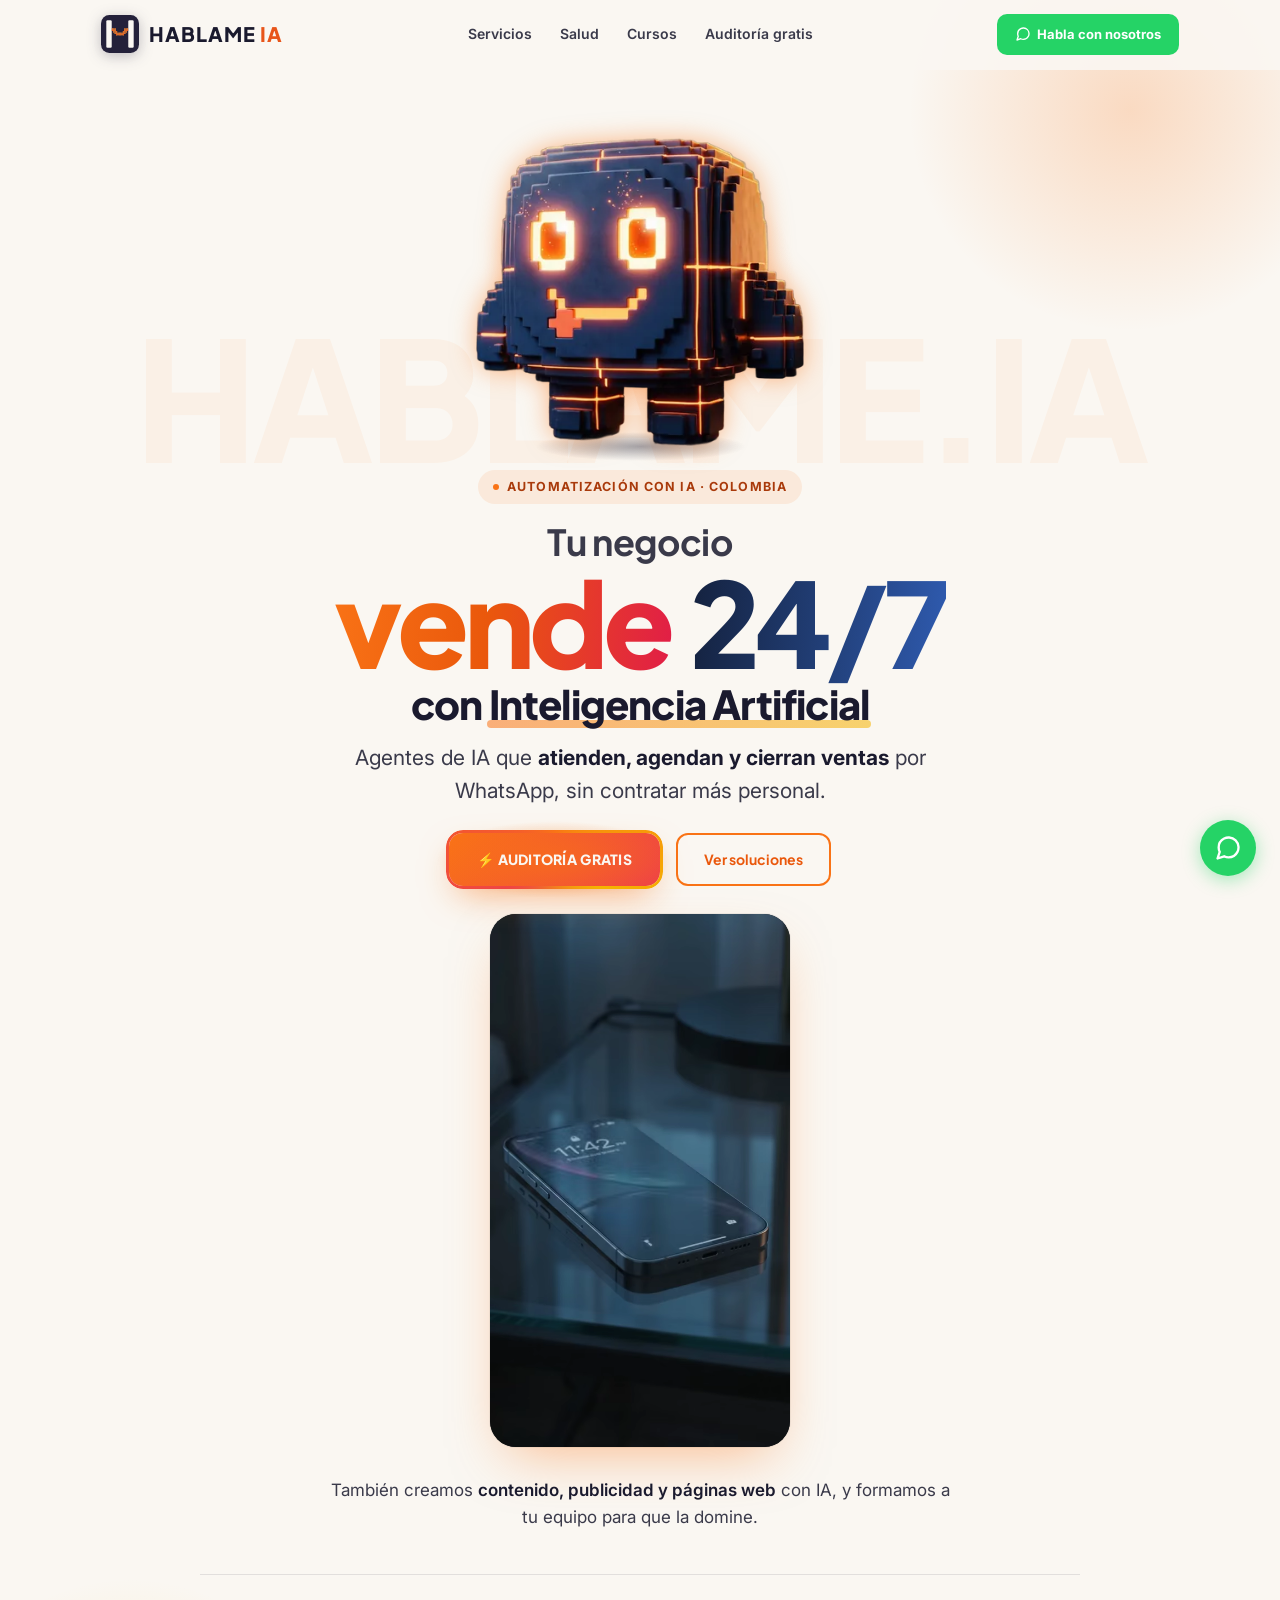
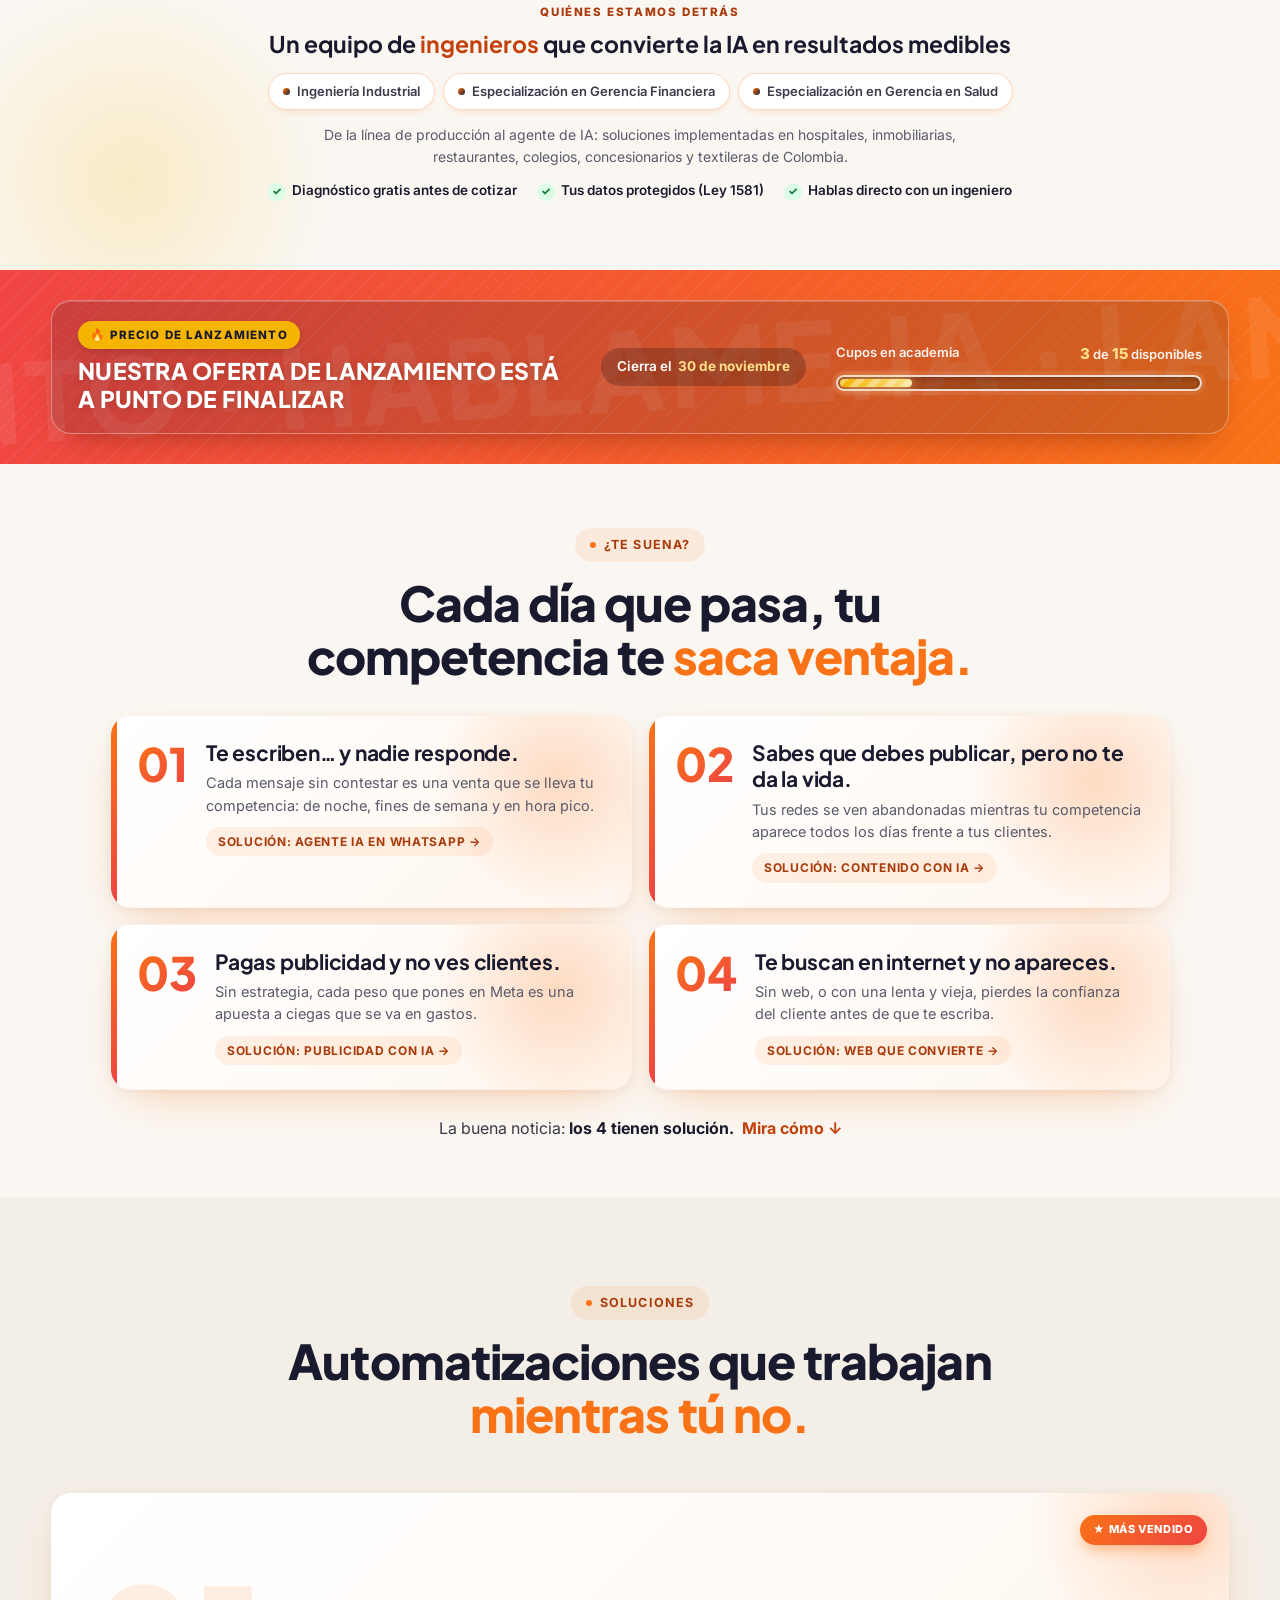
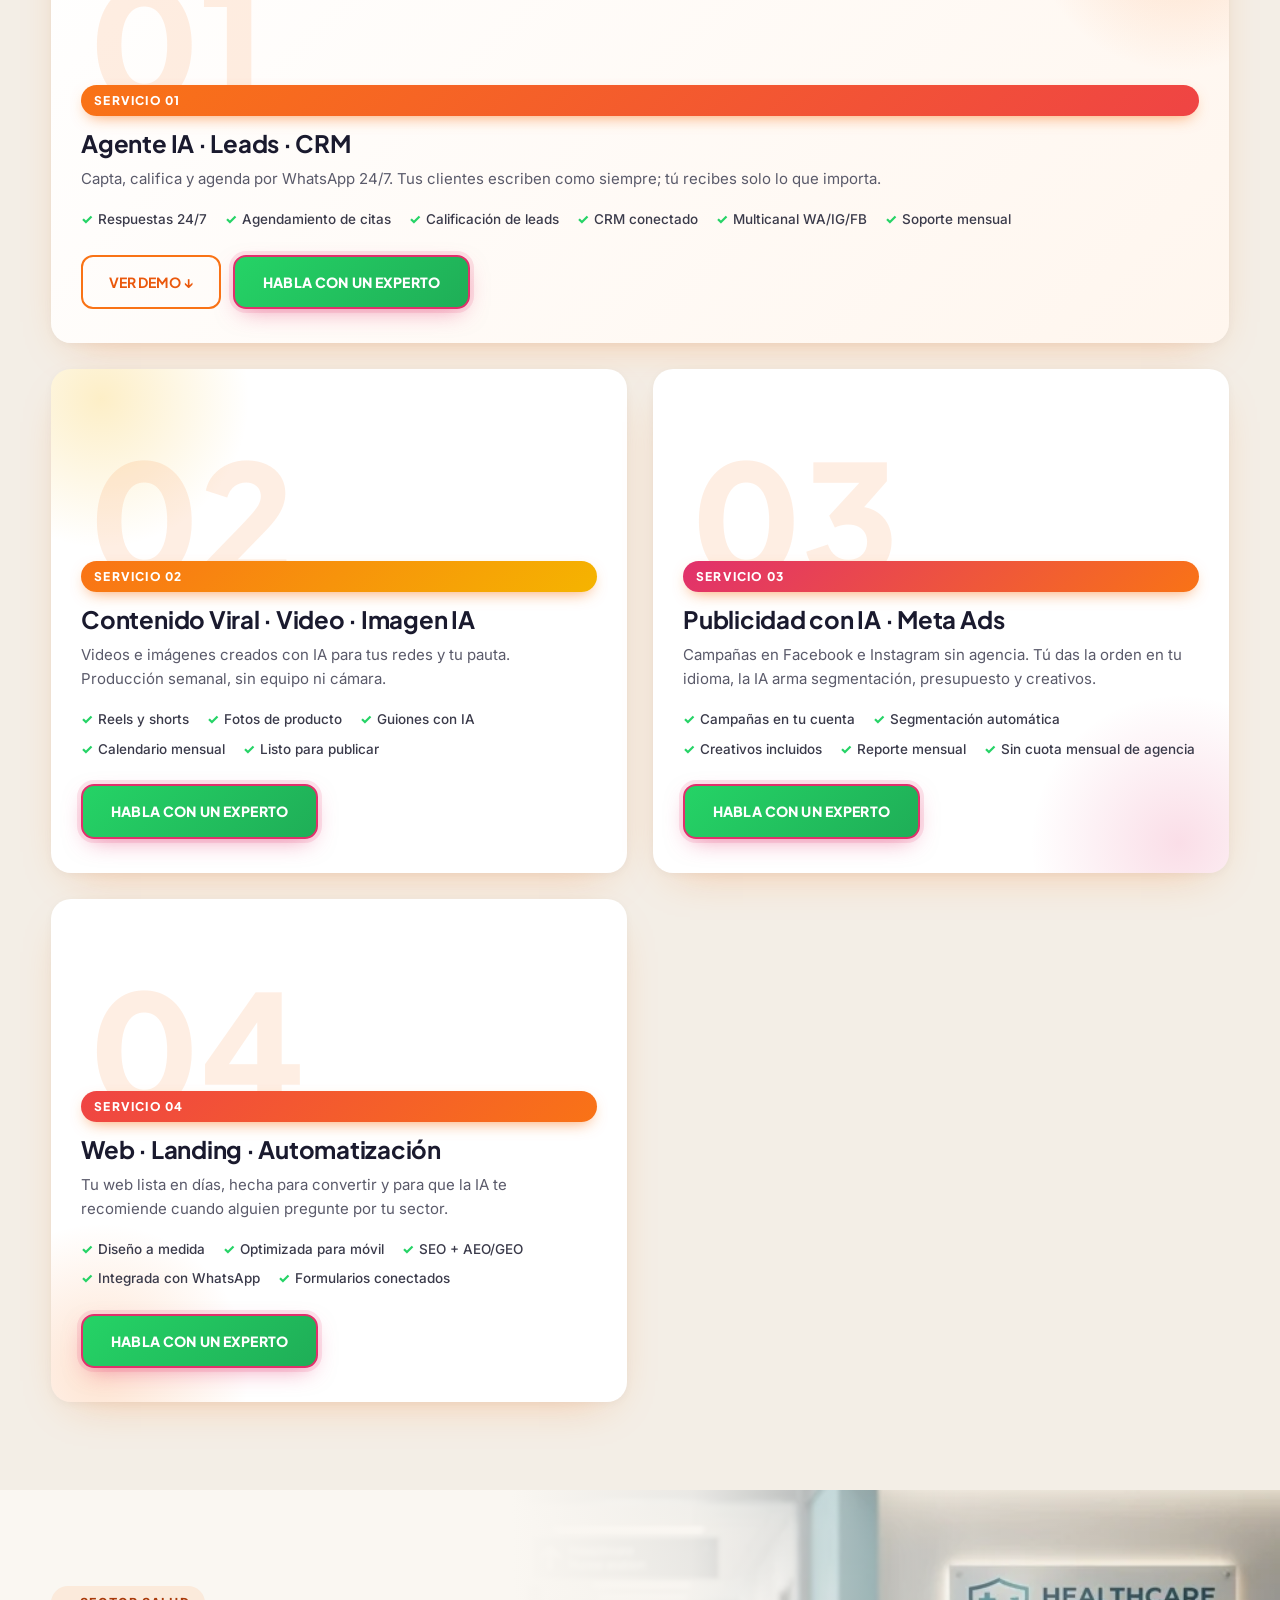
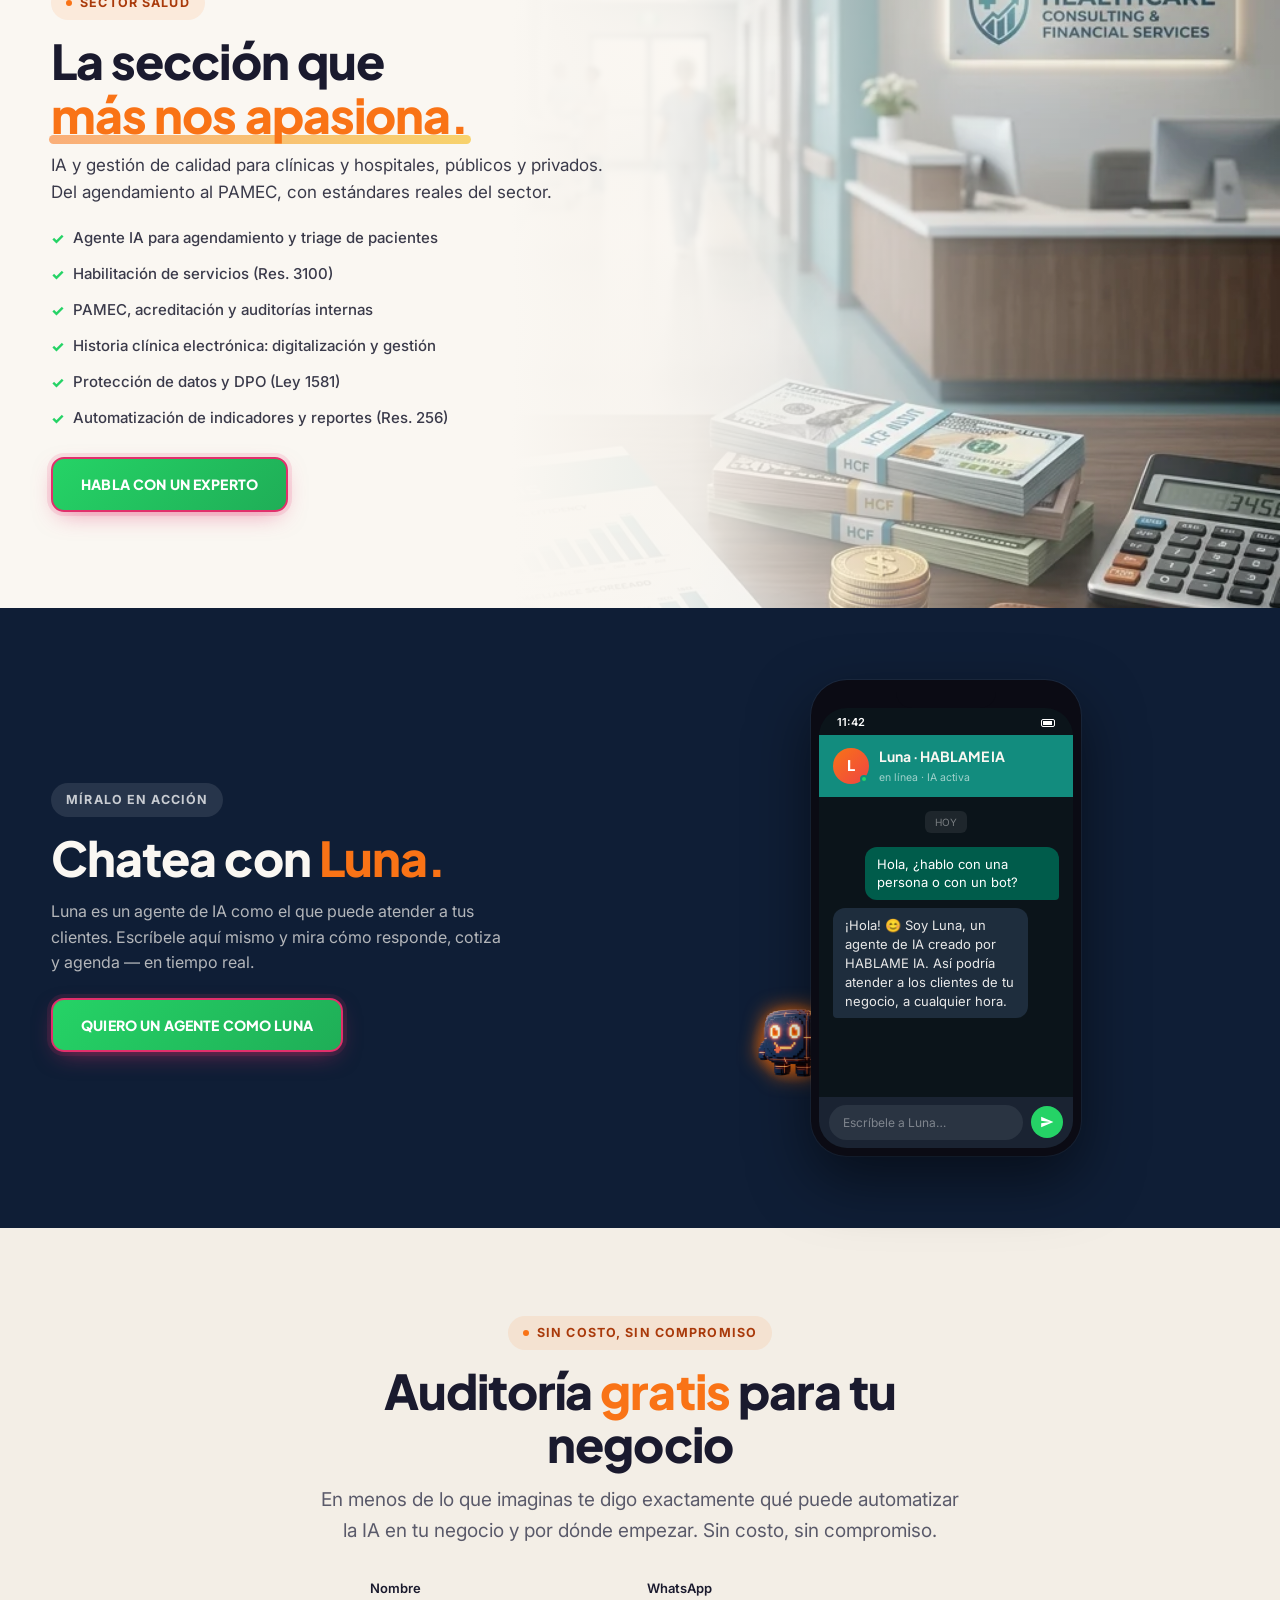
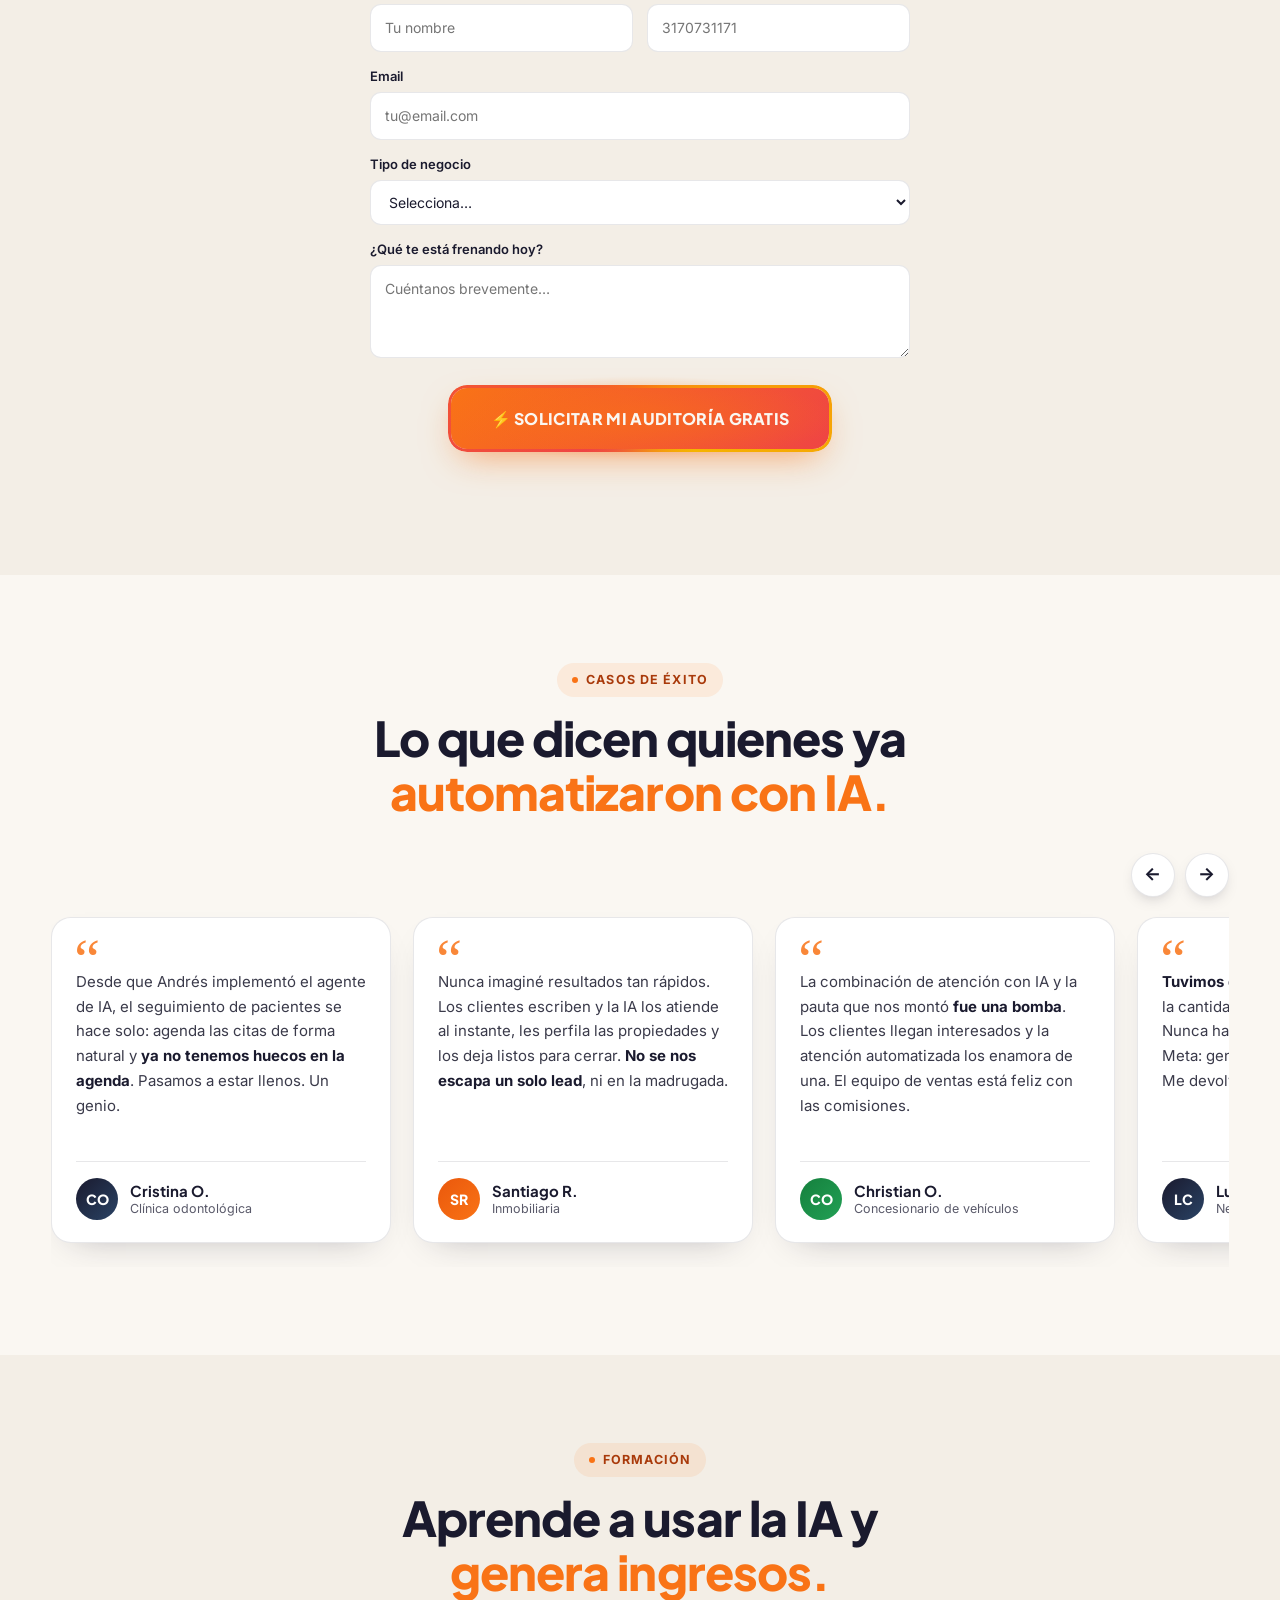
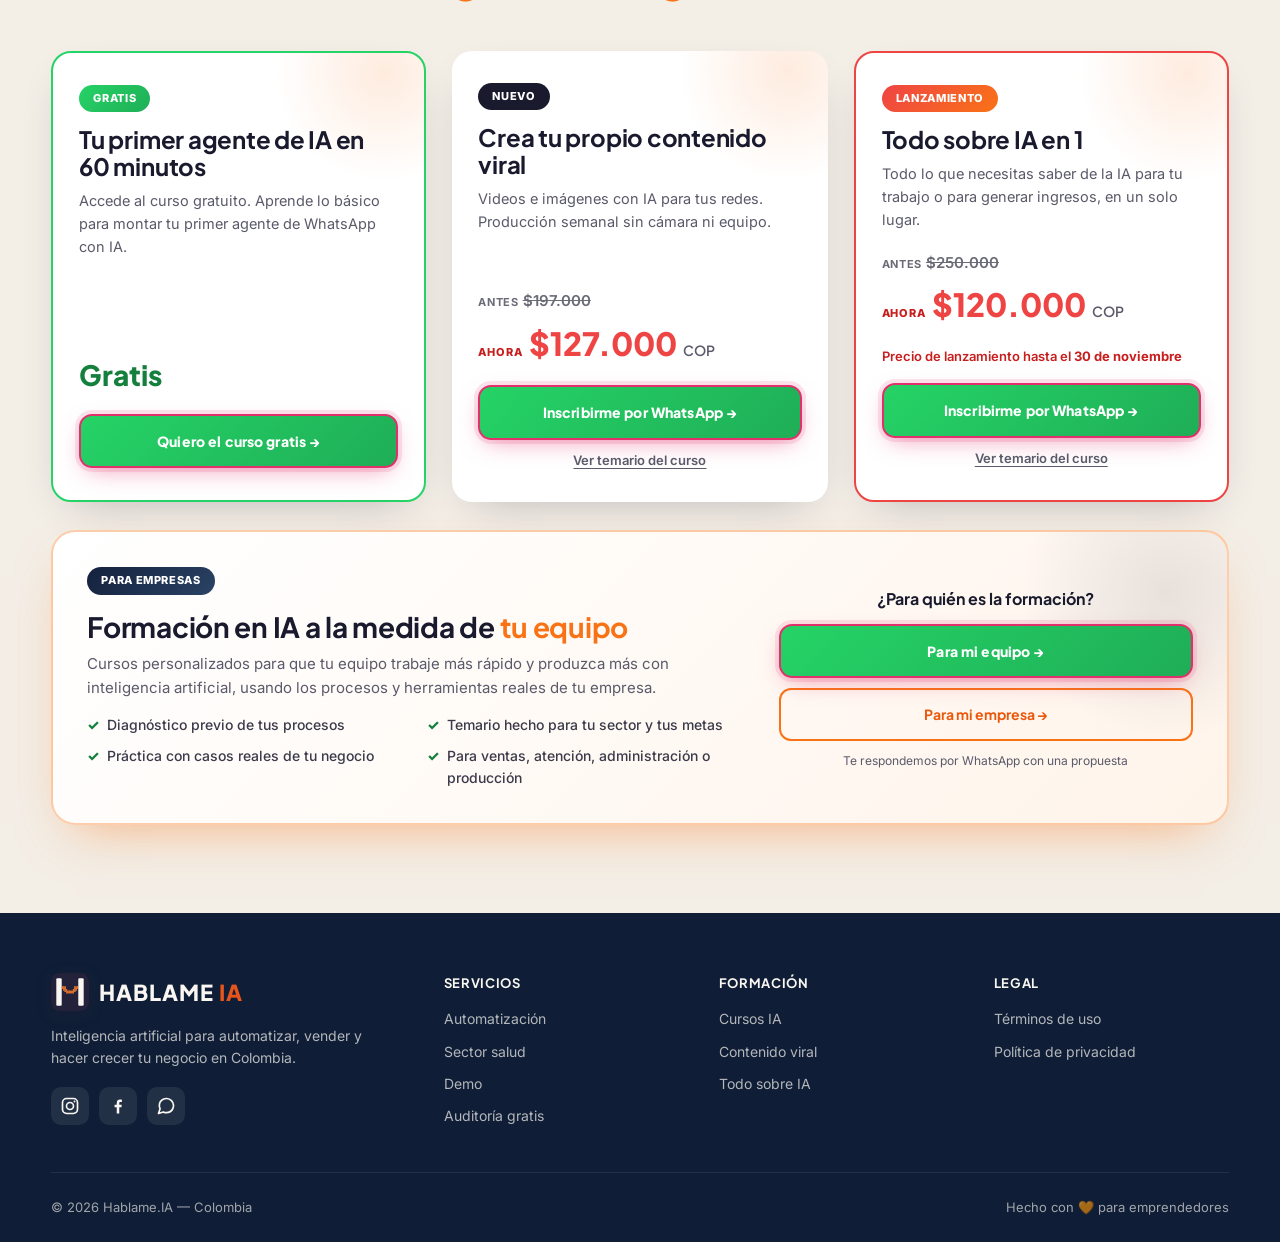
<file: index.html>
<!DOCTYPE html>
<html lang="es">
<head>
  <meta charset="UTF-8">
  <meta name="viewport" content="width=device-width, initial-scale=1">
  <link rel="icon" href="favicon.ico?v=4" sizes="any">
  <link rel="icon" type="image/png" href="favicon.png?v=4">
  <link rel="apple-touch-icon" href="apple-touch-icon.png?v=4">
  <title>Hablame.IA &mdash; Automatiza, vende y crece con Inteligencia Artificial | Colombia</title>
  <meta name="description" content="Automatizaciones, agentes de IA y soluciones para marketing, ventas, atenci&oacute;n al cliente y gesti&oacute;n interna. Adem&aacute;s, formaci&oacute;n pr&aacute;ctica en IA para equipos y emprendedores en Colombia.">
  <meta name="theme-color" content="#FAF7F2">
  <!-- Dirección oficial del sitio (para Google) -->
  <link rel="canonical" href="https://hablame-ia.com/">
  <!-- Vista previa al compartir el enlace (WhatsApp, Facebook, etc.) -->
  <meta property="og:title" content="Hablame.IA &mdash; Usa la IA para automatizar, vender y crecer">
  <meta property="og:description" content="Agentes de IA, contenido, publicidad y web + formaci&oacute;n pr&aacute;ctica en inteligencia artificial. Colombia.">
  <meta property="og:type" content="website">
  <meta property="og:locale" content="es_CO">
  <meta property="og:site_name" content="Hablame.IA">
  <meta property="og:url" content="https://hablame-ia.com/">
  <meta property="og:image" content="https://hablame-ia.com/assets/img/og-hablame-v4.jpg">
  <meta property="og:image:width" content="1200">
  <meta property="og:image:height" content="630">
  <meta property="og:image:alt" content="Mascota de Hablame.IA: tu negocio vende 24/7 con Inteligencia Artificial">
  <meta name="twitter:card" content="summary_large_image">
  <meta name="twitter:image" content="https://hablame-ia.com/assets/img/og-hablame-v4.jpg">
  <!-- Datos de la empresa para Google: nombre, logo, contacto y redes oficiales -->
  <script type="application/ld+json">
  {"@context":"https://schema.org","@type":"Organization","name":"Hablame IA","url":"https://hablame-ia.com/",
   "logo":"https://hablame-ia.com/assets/img/logo-hablame.svg",
   "sameAs":["https://www.instagram.com/hablame.ia/","https://www.facebook.com/hablame.ia"],
   "contactPoint":{"@type":"ContactPoint","telephone":"+57-317-073-1171","contactType":"customer service","areaServed":"CO","availableLanguage":"es"}}
  </script>

  <link rel="preconnect" href="https://fonts.googleapis.com">
  <link rel="preconnect" href="https://fonts.gstatic.com" crossorigin>
  <!-- Fuentes sin bloquear el pintado: se aplican al terminar de descargar -->
  <link rel="stylesheet" href="https://fonts.googleapis.com/css2?family=Plus+Jakarta+Sans:wght@500;600;700;800&family=Inter:wght@400;500;600;700&display=swap" media="print" onload="this.media='all'">
  <noscript><link rel="stylesheet" href="https://fonts.googleapis.com/css2?family=Plus+Jakarta+Sans:wght@500;600;700;800&family=Inter:wght@400;500;600;700&display=swap"></noscript>
  <link rel="stylesheet" href="styles.css">
</head>
<body>

<!-- ============ HEADER ============ -->
<header class="header" id="header">
  <div class="header-inner">
    <a href="#top" class="header-logo">
      <img class="header-logo-icon" src="assets/img/logo-hablame.svg" alt="" width="38" height="38">
      <span class="logo-word">HABLAME <span class="header-logo-ia">IA</span></span>
    </a>
    <nav class="header-nav">
      <a href="#empresas">Servicios</a>
      <a href="#salud">Salud</a>
      <a href="#formacion">Cursos</a>
      <a href="#auditoria">Auditor&iacute;a gratis</a>
    </nav>
    <a href="https://wa.me/573170731171?text=Hola%2C%20vengo%20de%20la%20web%20y%20quiero%20saber%20m%C3%A1s." target="_blank" rel="noopener" class="header-cta">
      <svg width="16" height="16" viewBox="0 0 24 24" fill="none" stroke="currentColor" stroke-width="2" stroke-linecap="round" stroke-linejoin="round"><path d="M21 11.5a8.38 8.38 0 0 1-.9 3.8 8.5 8.5 0 0 1-7.6 4.7 8.38 8.38 0 0 1-3.8-.9L3 21l1.9-5.7a8.38 8.38 0 0 1-.9-3.8 8.5 8.5 0 0 1 4.7-7.6 8.38 8.38 0 0 1 3.8-.9h.5a8.48 8.48 0 0 1 8 8v.5z"/></svg>
      Habla con nosotros
    </a>
    <button class="mobile-menu-btn" id="menuBtn" aria-label="Men&uacute;">
      <span></span><span></span><span></span>
    </button>
  </div>
</header>

<!-- Mobile nav -->
<div class="mobile-nav" id="mobileNav">
  <button class="mobile-nav-close" id="menuClose" aria-label="Cerrar">&times;</button>
  <a href="#empresas" class="mobile-nav-link">Servicios</a>
  <a href="#salud" class="mobile-nav-link">Salud</a>
  <a href="#formacion" class="mobile-nav-link">Cursos</a>
  <a href="#auditoria" class="mobile-nav-link">Auditor&iacute;a gratis</a>
  <a href="https://wa.me/573170731171?text=Hola%2C%20vengo%20de%20la%20web%20y%20quiero%20saber%20m%C3%A1s." target="_blank" rel="noopener" class="btn btn-wa" style="margin-top:12px;">Habla con nosotros</a>
</div>

<main>
<!-- ============ HERO ============ -->
<section class="hero" id="top">
  <div class="hero-watermark" aria-hidden="true">HABLAME.IA</div>
  <div class="hero-glow hero-glow--1" aria-hidden="true"></div>
  <div class="hero-glow hero-glow--2" aria-hidden="true"></div>

  <div class="container">
    <!-- MASCOTA (protagonista). Capas: escala por scroll > inclinación mouse > flotación -->
    <div class="mascota" id="mascota">
      <div class="mascota-tilt" id="mascotaTilt">
        <div class="mascota-float">
          <span class="mascota-glow" aria-hidden="true"></span>
          <picture class="mascota-pose is-on" data-pose="frente">
            <source type="image/webp" srcset="assets/img/mascota/mascota-frente-400.webp 400w, assets/img/mascota/mascota-frente-800.webp 800w" sizes="(max-width: 768px) 213px, 340px">
            <img src="assets/img/mascota/mascota-frente.png" alt="Mascota de Hablame.IA" width="800" height="752" fetchpriority="high">
          </picture>
          <picture class="mascota-pose" data-pose="arriba" aria-hidden="true">
            <source type="image/webp" data-srcset="assets/img/mascota/mascota-arriba-400.webp 400w, assets/img/mascota/mascota-arriba-800.webp 800w" sizes="(max-width: 768px) 213px, 340px">
            <img data-src="assets/img/mascota/mascota-arriba.png" alt="" width="800" height="752">
          </picture>
          <picture class="mascota-pose" data-pose="abajo" aria-hidden="true">
            <source type="image/webp" data-srcset="assets/img/mascota/mascota-abajo-400.webp 400w, assets/img/mascota/mascota-abajo-800.webp 800w" sizes="(max-width: 768px) 213px, 340px">
            <img data-src="assets/img/mascota/mascota-abajo.png" alt="" width="800" height="752">
          </picture>
        </div>
      </div>
      <span class="mascota-shadow" aria-hidden="true"></span>
    </div>

    <div class="kicker reveal"><span class="kicker-dot"></span>Automatizaci&oacute;n con IA &middot; Colombia</div>

    <!-- Titular corto orientado al resultado (3 niveles de tamaño/color) -->
    <h1 class="hero-title reveal">
      <span class="ht-pre">Tu negocio</span>
      <span class="ht-big"><span class="ht-grad">vende</span> <span class="ht-247">24/7</span></span>
      <span class="ht-post">con <span class="hl">Inteligencia Artificial</span></span>
    </h1>
    <p class="hero-sub reveal">Agentes de IA que <strong>atienden, agendan y cierran ventas</strong> por WhatsApp, sin contratar m&aacute;s personal.</p>

    <!-- BOTONES -->
    <div class="hero-buttons reveal">
      <a href="#auditoria" class="btn-star btn-star--sm">
        <span class="btn-star-shine"></span>
        <span class="btn-star-text">&#x26A1; AUDITOR&Iacute;A GRATIS</span>
      </a>
      <a href="#empresas" class="btn btn-outline">Ver soluciones</a>
    </div>

    <!-- VIDEO (se reproduce en bucle) -->
    <div class="hero-video reveal">
      <!-- El video se carga después de la página (main.js); mientras, se ve la portada -->
      <video autoplay muted loop playsinline preload="none" poster="assets/luna-poster.webp" width="540" height="960" aria-label="Demostraci&oacute;n de automatizaci&oacute;n con IA">
        <source data-src="assets/luna-demo.mp4" type="video/mp4">
        <source data-src="assets/luna-demo.webm" type="video/webm">
        <track kind="captions" srclang="es" label="Sin audio" src="assets/sin-audio.vtt">
      </video>
    </div>

    <!-- PÁRRAFO (corto) -->
    <p class="hero-lead reveal">
      Tambi&eacute;n creamos <strong>contenido, publicidad y p&aacute;ginas web</strong> con IA, y formamos a tu equipo para que la domine.
    </p>

    <!-- CONFIANZA: quiénes están detrás -->
    <div class="trust reveal">
      <p class="trust-label">Qui&eacute;nes estamos detr&aacute;s</p>
      <p class="trust-title">Un equipo de <strong>ingenieros</strong> que convierte la IA en resultados medibles</p>
      <ul class="trust-chips">
        <li>Ingenier&iacute;a Industrial</li>
        <li>Especializaci&oacute;n en Gerencia Financiera</li>
        <li>Especializaci&oacute;n en Gerencia en Salud</li>
      </ul>
      <p class="trust-line">De la l&iacute;nea de producci&oacute;n al agente de IA: soluciones implementadas en hospitales, inmobiliarias, restaurantes, colegios, concesionarios y textileras de Colombia.</p>
      <p class="trust-checks"><span>Diagn&oacute;stico gratis antes de cotizar</span><span>Tus datos protegidos (Ley 1581)</span><span>Hablas directo con un ingeniero</span></p>
    </div>
  </div>
</section>

<!-- ============ BANDA DE OFERTA ============ -->
<section class="offer" id="offerBand">
  <!-- Marca de agua de la franja (texto CSS, 0 KB) -->
  <span class="offer-watermark" aria-hidden="true">LANZAMIENTO &middot; HABLAME.IA &middot; LANZAMIENTO &middot; HABLAME.IA &middot; LANZAMIENTO &middot; HABLAME.IA &middot; LANZAMIENTO</span>
  <span class="offer-spark offer-spark--1" aria-hidden="true"></span>
  <span class="offer-spark offer-spark--2" aria-hidden="true"></span>
  <div class="container">
    <div class="offer-card">
      <div class="offer-head">
        <span class="offer-badge">&#x1F525; Precio de lanzamiento</span>
        <p class="offer-text">NUESTRA OFERTA DE LANZAMIENTO EST&Aacute; A PUNTO DE FINALIZAR</p>
      </div>
      <div class="offer-meta">
        <span class="offer-deadline">Cierra el <strong id="offerFecha">30 de noviembre</strong></span>
        <span class="offer-days" id="offerDays" hidden></span>
      </div>
      <div class="offer-cupos">
        <div class="offer-cupos-top"><span>Cupos en academia</span><span><strong id="cuposDisp">3</strong> de <strong id="cuposTotal">15</strong> disponibles</span></div>
        <span class="offer-bar" role="img" aria-label="Cupos disponibles"><span class="offer-bar-fill" id="cuposBarFill" style="width:20%;"></span></span>
      </div>
    </div>
  </div>
</section>

<!-- ============ DOLORES ============ -->
<section class="pains section">
  <div class="container">
    <div class="section-head reveal">
      <div class="kicker"><span class="kicker-dot"></span>&iquest;Te suena?</div>
      <h2>Cada d&iacute;a que pasa, tu competencia te <span class="hl">saca ventaja.</span></h2>
    </div>
    <div class="pains-grid">
      <div class="pain-card" data-pain>
        <div class="pain-num">01</div>
        <div class="pain-body">
          <h3>Te escriben&hellip; y nadie responde.</h3>
          <p>Cada mensaje sin contestar es una venta que se lleva tu competencia: de noche, fines de semana y en hora pico.</p>
          <a href="#empresas" class="pain-tag">Soluci&oacute;n: Agente IA en WhatsApp &rarr;</a>
        </div>
      </div>
      <div class="pain-card" data-pain>
        <div class="pain-num">02</div>
        <div class="pain-body">
          <h3>Sabes que debes publicar, pero no te da la vida.</h3>
          <p>Tus redes se ven abandonadas mientras tu competencia aparece todos los d&iacute;as frente a tus clientes.</p>
          <a href="#empresas" class="pain-tag">Soluci&oacute;n: Contenido con IA &rarr;</a>
        </div>
      </div>
      <div class="pain-card" data-pain>
        <div class="pain-num">03</div>
        <div class="pain-body">
          <h3>Pagas publicidad y no ves clientes.</h3>
          <p>Sin estrategia, cada peso que pones en Meta es una apuesta a ciegas que se va en gastos.</p>
          <a href="#empresas" class="pain-tag">Soluci&oacute;n: Publicidad con IA &rarr;</a>
        </div>
      </div>
      <div class="pain-card" data-pain>
        <div class="pain-num">04</div>
        <div class="pain-body">
          <h3>Te buscan en internet y no apareces.</h3>
          <p>Sin web, o con una lenta y vieja, pierdes la confianza del cliente antes de que te escriba.</p>
          <a href="#empresas" class="pain-tag">Soluci&oacute;n: Web que convierte &rarr;</a>
        </div>
      </div>
    </div>
    <p class="pains-close reveal">La buena noticia: <strong>los 4 tienen soluci&oacute;n.</strong> <a href="#empresas">Mira c&oacute;mo &darr;</a></p>
  </div>
</section>

<!-- ============ SERVICIOS ============ -->
<section class="services section" id="empresas">
  <div class="container">
    <div class="section-head reveal">
      <div class="kicker"><span class="kicker-dot"></span>Soluciones</div>
      <h2>Automatizaciones que trabajan <span class="hl">mientras t&uacute; no.</span></h2>
    </div>

    <div class="services-grid" id="servicesGrid">

      <!-- SERVICIO 1 — FEATURED -->
      <div class="svc-card svc-card--featured reveal">
        <div class="svc-card-badge">&#x2605; M&aacute;s vendido</div>
        <div class="svc-watermark" aria-hidden="true">01</div>
        <div class="svc-card-num">SERVICIO 01</div>
        <h3>Agente IA &middot; Leads &middot; CRM</h3>
        <p>Capta, califica y agenda por WhatsApp 24/7. Tus clientes escriben como siempre; t&uacute; recibes solo lo que importa.</p>
        <div class="svc-checks">
          <span>Respuestas 24/7</span>
          <span>Agendamiento de citas</span>
          <span>Calificaci&oacute;n de leads</span>
          <span>CRM conectado</span>
          <span>Multicanal WA/IG/FB</span>
          <span>Soporte mensual</span>
        </div>
        <div class="svc-card-actions">
          <a href="#demo-section" class="btn btn-outline">VER DEMO &darr;</a>
          <a href="https://wa.me/573170731171?text=Hola%2C%20quiero%20saber%20m%C3%A1s%20del%20Agente%20IA%20con%20CRM." aria-label="Habla con un experto sobre el Agente de IA" target="_blank" rel="noopener" class="btn-expert">HABLA CON UN EXPERTO</a>
        </div>
      </div>

      <!-- SERVICIO 2 -->
      <div class="svc-card reveal">
        <div class="svc-watermark" aria-hidden="true">02</div>
        <div class="svc-card-num">SERVICIO 02</div>
        <h3>Contenido Viral &middot; Video &middot; Imagen IA</h3>
        <p>Videos e im&aacute;genes creados con IA para tus redes y tu pauta. Producci&oacute;n semanal, sin equipo ni c&aacute;mara.</p>
        <div class="svc-checks">
          <span>Reels y shorts</span>
          <span>Fotos de producto</span>
          <span>Guiones con IA</span>
          <span>Calendario mensual</span>
          <span>Listo para publicar</span>
        </div>
        <div class="svc-card-actions">
          <a href="https://wa.me/573170731171?text=Hola%2C%20me%20interesa%20el%20servicio%20de%20contenido%20viral%20con%20IA." aria-label="Habla con un experto sobre contenido viral con IA" target="_blank" rel="noopener" class="btn-expert">HABLA CON UN EXPERTO</a>
        </div>
      </div>

      <!-- SERVICIO 3 -->
      <div class="svc-card reveal">
        <div class="svc-watermark" aria-hidden="true">03</div>
        <div class="svc-card-num">SERVICIO 03</div>
        <h3>Publicidad con IA &middot; Meta Ads</h3>
        <p>Campa&ntilde;as en Facebook e Instagram sin agencia. T&uacute; das la orden en tu idioma, la IA arma segmentaci&oacute;n, presupuesto y creativos.</p>
        <div class="svc-checks">
          <span>Campa&ntilde;as en tu cuenta</span>
          <span>Segmentaci&oacute;n autom&aacute;tica</span>
          <span>Creativos incluidos</span>
          <span>Reporte mensual</span>
          <span>Sin cuota mensual de agencia</span>
        </div>
        <div class="svc-card-actions">
          <a href="https://wa.me/573170731171?text=Hola%2C%20me%20interesa%20la%20publicidad%20con%20IA%20en%20Meta%20Ads." aria-label="Habla con un experto sobre publicidad con IA" target="_blank" rel="noopener" class="btn-expert">HABLA CON UN EXPERTO</a>
        </div>
      </div>

      <!-- SERVICIO 4 -->
      <div class="svc-card reveal">
        <div class="svc-watermark" aria-hidden="true">04</div>
        <div class="svc-card-num">SERVICIO 04</div>
        <h3>Web &middot; Landing &middot; Automatizaci&oacute;n</h3>
        <p>Tu web lista en d&iacute;as, hecha para convertir y para que la IA te recomiende cuando alguien pregunte por tu sector.</p>
        <div class="svc-checks">
          <span>Dise&ntilde;o a medida</span>
          <span>Optimizada para m&oacute;vil</span>
          <span>SEO + AEO/GEO</span>
          <span>Integrada con WhatsApp</span>
          <span>Formularios conectados</span>
        </div>
        <div class="svc-card-actions">
          <a href="https://wa.me/573170731171?text=Hola%2C%20necesito%20una%20web%20o%20landing%20para%20mi%20negocio." aria-label="Habla con un experto sobre tu web o landing" target="_blank" rel="noopener" class="btn-expert">HABLA CON UN EXPERTO</a>
        </div>
      </div>

    </div>
  </div>
</section>

<!-- ============ SALUD ============ -->
<section class="salud" id="salud">
  <div class="salud-media" aria-hidden="true">
    <img src="assets/hospital.webp" alt="" loading="lazy" width="1024" height="1024">
    <span class="salud-fade"></span>
  </div>
  <div class="container">
    <div class="salud-content reveal">
      <div class="kicker"><span class="kicker-dot"></span>Sector salud</div>
      <h2>La secci&oacute;n que <span class="hl">m&aacute;s nos apasiona.</span></h2>
      <p class="salud-lead">IA y gesti&oacute;n de calidad para cl&iacute;nicas y hospitales, p&uacute;blicos y privados. Del agendamiento al PAMEC, con est&aacute;ndares reales del sector.</p>
      <div class="salud-checks">
        <span>Agente IA para agendamiento y triage de pacientes</span>
        <span>Habilitaci&oacute;n de servicios (Res. 3100)</span>
        <span>PAMEC, acreditaci&oacute;n y auditor&iacute;as internas</span>
        <span>Historia cl&iacute;nica electr&oacute;nica: digitalizaci&oacute;n y gesti&oacute;n</span>
        <span>Protecci&oacute;n de datos y DPO (Ley 1581)</span>
        <span>Automatizaci&oacute;n de indicadores y reportes (Res. 256)</span>
      </div>
      <a href="https://wa.me/573170731171?text=Hola%2C%20quiero%20hablar%20de%20soluciones%20para%20mi%20instituci%C3%B3n%20de%20salud." aria-label="Habla con un experto en soluciones para salud" target="_blank" rel="noopener" class="btn-expert">HABLA CON UN EXPERTO</a>
    </div>
  </div>
</section>

<!-- ============ MÍRALO EN ACCIÓN (ÚNICA SECCIÓN NEGRA) ============ -->
<section class="demo" id="demo-section">
  <div class="container">
    <div class="demo-grid">
      <div>
        <div class="kicker kicker--light reveal">M&iacute;ralo en acci&oacute;n</div>
        <h2 class="reveal">Chatea con <span class="hl">Luna.</span></h2>
        <p class="demo-lead reveal">Luna es un agente de IA como el que puede atender a tus clientes. Escr&iacute;bele aqu&iacute; mismo y mira c&oacute;mo responde, cotiza y agenda &mdash; en tiempo real.</p>
        <div class="reveal" style="margin-top:22px;">
          <a href="https://wa.me/573170731171?text=Hola%2C%20quiero%20un%20agente%20como%20Luna%20para%20mi%20negocio." target="_blank" rel="noopener" class="btn-expert">QUIERO UN AGENTE COMO LUNA</a>
        </div>
      </div>

      <!-- LUNA — DEMO INTERACTIVA -->
      <div class="demo-phone-wrap reveal">
        <div class="phone">
          <!-- Mascota pequeña asomada detrás del teléfono (reutiliza la imagen del hero, ya en caché) -->
          <div class="mascota-mini" aria-hidden="true">
            <span class="mascota-glow"></span>
            <picture>
              <source type="image/webp" srcset="assets/img/mascota/mascota-frente-400.webp 400w, assets/img/mascota/mascota-frente-800.webp 800w" sizes="(max-width: 768px) 213px, 340px">
              <img src="assets/img/mascota/mascota-frente.png" alt="" width="800" height="752" loading="lazy">
            </picture>
          </div>
          <div class="phone-notch"></div>
          <div class="phone-screen">
            <div class="phone-statusbar">
              <span>11:42</span>
              <span style="display:inline-flex;gap:5px;align-items:center;">
                <span style="display:inline-block;width:14px;height:8px;border:1px solid #fff;border-radius:2px;position:relative;"><span style="position:absolute;inset:1px;background:#fff;width:70%;"></span></span>
              </span>
            </div>
            <div class="phone-app-header">
              <div class="phone-app-avatar">L<span class="phone-app-avatar-online"></span></div>
              <div style="flex:1;">
                <div style="font-weight:700;font-size:14px;font-family:'Plus Jakarta Sans',sans-serif;">Luna &middot; HABLAME IA</div>
                <div style="font-size:10.5px;color:rgba(255,255,255,0.6);margin-top:2px;">en l&iacute;nea &middot; IA activa</div>
              </div>
            </div>
            <div class="phone-chat-body" id="chatBody">
              <div class="phone-chat-date">HOY</div>
              <div id="chatBubbles"></div>
            </div>
            <form class="phone-input-bar" id="lunaForm" autocomplete="off">
              <input class="phone-input-field" id="lunaInput" type="text" placeholder="Escr&iacute;bele a Luna&hellip;" aria-label="Escribe un mensaje a Luna">
              <button type="submit" class="phone-send-btn" aria-label="Enviar">
                <svg width="14" height="14" viewBox="0 0 24 24" fill="currentColor"><path d="M2 21l21-9L2 3v7l15 2-15 2v7z"/></svg>
              </button>
            </form>
          </div>
        </div>
      </div>
    </div>
  </div>
</section>

<!-- ============ AUDITORÍA GRATIS ============ -->
<section class="auditoria section" id="auditoria">
  <div class="container" style="max-width:640px;text-align:center;">
    <div class="section-head reveal" style="margin-bottom:0;">
      <div class="kicker"><span class="kicker-dot"></span>Sin costo, sin compromiso</div>
      <h2>Auditor&iacute;a <span class="hl">gratis</span> para tu negocio</h2>
      <p>En menos de lo que imaginas te digo exactamente qu&eacute; puede automatizar la IA en tu negocio y por d&oacute;nde empezar. Sin costo, sin compromiso.</p>
    </div>

    <form class="audit-form reveal" id="auditForm">
      <div class="audit-form-row">
        <div class="audit-field">
          <label for="audit-nombre">Nombre</label>
          <input type="text" id="audit-nombre" name="nombre" required placeholder="Tu nombre">
        </div>
        <div class="audit-field">
          <label for="audit-whatsapp">WhatsApp</label>
          <input type="tel" id="audit-whatsapp" name="whatsapp" required placeholder="3170731171">
        </div>
      </div>
      <div class="audit-field">
        <label for="audit-email">Email</label>
        <input type="email" id="audit-email" name="email" required placeholder="tu@email.com">
      </div>
      <div class="audit-field">
        <label for="audit-tipo">Tipo de negocio</label>
        <select id="audit-tipo" name="tipo_negocio" required>
          <option value="">Selecciona&hellip;</option>
          <option>Sal&oacute;n de belleza / est&eacute;tica</option>
          <option>Cl&iacute;nica / salud</option>
          <option>Inmobiliaria</option>
          <option>Restaurante / comida</option>
          <option>Tienda / retail</option>
          <option>Concesionario / autos</option>
          <option>Textil / confecciones</option>
          <option>Educaci&oacute;n / colegio</option>
          <option>Servicios profesionales</option>
          <option>Otro</option>
        </select>
      </div>
      <div class="audit-field">
        <label for="audit-freno">&iquest;Qu&eacute; te est&aacute; frenando hoy?</label>
        <textarea id="audit-freno" name="freno" rows="3" placeholder="Cu&eacute;ntanos brevemente&hellip;"></textarea>
      </div>
      <input type="text" name="website" style="display:none;" tabindex="-1" autocomplete="off">

      <div class="audit-btn-wrapper">
        <button type="submit" class="btn-star" id="auditBtn">
          <span class="btn-star-shine"></span>
          <span class="btn-star-text">&#x26A1; SOLICITAR MI AUDITOR&Iacute;A GRATIS</span>
        </button>
      </div>
      <div class="audit-msg" id="auditMsg"></div>
    </form>
  </div>
</section>

<!-- ============ CASOS DE ÉXITO ============ -->
<section class="testimonios section" id="casos">
  <div class="container">
    <div class="section-head reveal">
      <div class="kicker"><span class="kicker-dot"></span>Casos de &eacute;xito</div>
      <h2>Lo que dicen quienes ya <span class="hl">automatizaron con IA.</span></h2>
    </div>

    <div class="carousel-nav">
      <button type="button" class="carousel-btn" id="carPrev" aria-label="Testimonio anterior">&larr;</button>
      <button type="button" class="carousel-btn" id="carNext" aria-label="Siguiente testimonio">&rarr;</button>
    </div>
    <div class="carousel-track" id="carouselTrack">

      <figure class="testi">
        <blockquote class="testi-quote">Desde que Andr&eacute;s implement&oacute; el agente de IA, el seguimiento de pacientes se hace solo: agenda las citas de forma natural y <strong>ya no tenemos huecos en la agenda</strong>. Pasamos a estar llenos. Un genio.</blockquote>
        <figcaption class="testi-who"><span class="testi-av" aria-hidden="true">CO</span><span class="testi-id"><strong>Cristina O.</strong><span>Cl&iacute;nica odontol&oacute;gica</span></span></figcaption>
      </figure>

      <figure class="testi">
        <blockquote class="testi-quote">Nunca imagin&eacute; resultados tan r&aacute;pidos. Los clientes escriben y la IA los atiende al instante, les perfila las propiedades y los deja listos para cerrar. <strong>No se nos escapa un solo lead</strong>, ni en la madrugada.</blockquote>
        <figcaption class="testi-who"><span class="testi-av" aria-hidden="true">SR</span><span class="testi-id"><strong>Santiago R.</strong><span>Inmobiliaria</span></span></figcaption>
      </figure>

      <figure class="testi">
        <blockquote class="testi-quote">La combinaci&oacute;n de atenci&oacute;n con IA y la pauta que nos mont&oacute; <strong>fue una bomba</strong>. Los clientes llegan interesados y la atenci&oacute;n automatizada los enamora de una. El equipo de ventas est&aacute; feliz con las comisiones.</blockquote>
        <figcaption class="testi-who"><span class="testi-av" aria-hidden="true">CO</span><span class="testi-id"><strong>Christian O.</strong><span>Concesionario de veh&iacute;culos</span></span></figcaption>
      </figure>

      <figure class="testi">
        <blockquote class="testi-quote"><strong>Tuvimos que pausar la pauta un d&iacute;a</strong> por la cantidad de clientes que llegaron. Nunca hab&iacute;a visto resultados as&iacute; en Meta: gente interesada y bien perfilada. Me devolvi&oacute; la ilusi&oacute;n en el negocio.</blockquote>
        <figcaption class="testi-who"><span class="testi-av" aria-hidden="true">LC</span><span class="testi-id"><strong>Luz C.</strong><span>Negocio con pauta en Meta</span></span></figcaption>
      </figure>

      <figure class="testi">
        <blockquote class="testi-quote">Antes todo era manual y un caos. Con las automatizaciones que cre&oacute; para producci&oacute;n y contabilidad, la empresa funciona como un reloj. <strong>Redujimos errores a cero</strong> y todo cuadra a fin de mes. Por fin duermo tranquilo.</blockquote>
        <figcaption class="testi-who"><span class="testi-av" aria-hidden="true">FC</span><span class="testi-id"><strong>Fernando C.</strong><span>Empresa de producci&oacute;n</span></span></figcaption>
      </figure>

      <figure class="testi">
        <blockquote class="testi-quote">El software que nos cre&oacute; es una maravilla. Controlar a los vendedores y hacer seguimiento de clientes era un dolor de cabeza; <strong>ahora tengo todo en tiempo real</strong> en el celular. El equipo est&aacute; m&aacute;s motivado y las m&eacute;tricas, clar&iacute;simas.</blockquote>
        <figcaption class="testi-who"><span class="testi-av" aria-hidden="true">MG</span><span class="testi-id"><strong>Miguel G.</strong><span>Distribuci&oacute;n tienda a tienda</span></span></figcaption>
      </figure>

      <figure class="testi">
        <blockquote class="testi-quote">El sistema que desarroll&oacute; para el PAMEC y la auditor&iacute;a interna fue la pieza que nos faltaba. Organiz&oacute; todo de tal forma que <strong>recibir la certificaci&oacute;n ISO 9001 fue un proceso fluido</strong> y sin estr&eacute;s. La junta qued&oacute; feliz.</blockquote>
        <figcaption class="testi-who"><span class="testi-av" aria-hidden="true">SP</span><span class="testi-id"><strong>S. Pantoja</strong><span>Hospital &middot; Calidad y PAMEC</span></span></figcaption>
      </figure>

      <figure class="testi">
        <blockquote class="testi-quote">El nivel de exigencia era alt&iacute;simo, pero sus automatizaciones nos quitaron un peso enorme. Procesos que tomaban semanas ahora se hacen en segundos y con precisi&oacute;n absoluta. <strong>Logramos la acreditaci&oacute;n.</strong> Marc&oacute; un antes y un despu&eacute;s.</blockquote>
        <figcaption class="testi-who"><span class="testi-av" aria-hidden="true">AB</span><span class="testi-id"><strong>&Aacute;ngela B.</strong><span>Hospital &middot; Acreditaci&oacute;n</span></span></figcaption>
      </figure>

      <figure class="testi">
        <blockquote class="testi-quote">El nuevo sistema de call center es de otro mundo. Antes, gestionar quejas y reclamos era agotador; ahora <strong>la atenci&oacute;n es inmediata y trazable</strong>. Los usuarios se sienten escuchados y nosotros tenemos todo organizado.</blockquote>
        <figcaption class="testi-who"><span class="testi-av" aria-hidden="true">EA</span><span class="testi-id"><strong>Equipo de atenci&oacute;n</strong><span>Hospital &middot; Atenci&oacute;n al usuario</span></span></figcaption>
      </figure>

    </div>
  </div>
</section>

<!-- ============ FORMACIÓN ============ -->
<section class="courses section" id="formacion">
  <div class="container">
    <div class="section-head reveal">
      <div class="kicker"><span class="kicker-dot"></span>Formaci&oacute;n</div>
      <h2>Aprende a usar la IA y <span class="hl">genera ingresos.</span></h2>
    </div>

    <div class="courses-grid" id="coursesGrid">

      <!-- CURSO 1 — GRATIS -->
      <div class="course-card course-card--free reveal">
        <div class="course-badge course-badge--free">GRATIS</div>
        <h3>Tu primer agente de IA en 60 minutos</h3>
        <p>Accede al curso gratuito. Aprende lo b&aacute;sico para montar tu primer agente de WhatsApp con IA.</p>
        <div class="course-price-free">Gratis</div>
        <a href="https://wa.me/573170731171?text=Hola%2C%20quiero%20acceder%20al%20curso%20GRATIS%20%22Tu%20primer%20agente%20de%20IA%20en%2060%20minutos%22." target="_blank" rel="noopener" class="btn-expert btn-expert--full" aria-label="Pedir acceso gratis por WhatsApp al curso Tu primer agente de IA">Quiero el curso gratis &rarr;</a>
      </div>

      <!-- CURSO 2 — $127.000 -->
      <div class="course-card reveal">
        <div class="course-badge">NUEVO</div>
        <h3>Crea tu propio contenido viral</h3>
        <p>Videos e im&aacute;genes con IA para tus redes. Producci&oacute;n semanal sin c&aacute;mara ni equipo.</p>
        <div class="course-price">
          <span class="course-price-old"><span class="price-antes">Antes</span>$197.000</span>
          <span class="course-price-now"><span class="price-ahora">Ahora</span><span class="course-price-amount">$127.000 <span class="cur">COP</span></span></span>
        </div>
        <a href="https://wa.me/573170731171?text=Hola%2C%20quiero%20inscribirme%20en%20el%20curso%20%22Crea%20tu%20propio%20contenido%20viral%22%20%28%24127.000%29." target="_blank" rel="noopener" class="btn-expert btn-expert--full" aria-label="Inscribirme por WhatsApp en el curso Crea tu propio contenido viral">Inscribirme por WhatsApp &rarr;</a>
        <a href="curso-contenido-viral.html" class="course-more">Ver temario del curso</a>
      </div>

      <!-- CURSO 3 — LANZAMIENTO -->
      <div class="course-card course-card--countdown reveal">
        <div class="course-badge course-badge--promo">LANZAMIENTO</div>
        <h3>Todo sobre IA en 1</h3>
        <p>Todo lo que necesitas saber de la IA para tu trabajo o para generar ingresos, en un solo lugar.</p>
        <div class="course-price">
          <span class="course-price-old"><span class="price-antes">Antes</span>$250.000</span>
          <span class="course-price-now"><span class="price-ahora">Ahora</span><span class="course-price-amount">$120.000 <span class="cur">COP</span></span></span>
        </div>
        <div class="course-countdown">Precio de lanzamiento hasta el <strong id="countdownFecha">30 de noviembre</strong></div>
        <a href="https://wa.me/573170731171?text=Hola%2C%20quiero%20inscribirme%20en%20el%20curso%20%22Todo%20sobre%20IA%20en%201%22%20con%20el%20precio%20de%20lanzamiento%20%28%24120.000%29." target="_blank" rel="noopener" class="btn-expert btn-expert--full" aria-label="Inscribirme por WhatsApp en el curso Todo sobre IA en 1">Inscribirme por WhatsApp &rarr;</a>
        <a href="curso-todo-ia.html" class="course-more">Ver temario del curso</a>
      </div>

    </div>

    <!-- FORMACIÓN A LA MEDIDA: equipos y empresas -->
    <div class="course-team reveal">
      <div class="course-team-info">
        <div class="course-badge course-badge--team">PARA EMPRESAS</div>
        <h3>Formaci&oacute;n en IA a la medida de <span class="hl">tu equipo</span></h3>
        <p>Cursos personalizados para que tu equipo trabaje m&aacute;s r&aacute;pido y produzca m&aacute;s con inteligencia artificial, usando los procesos y herramientas reales de tu empresa.</p>
        <ul class="course-team-list">
          <li>Diagn&oacute;stico previo de tus procesos</li>
          <li>Temario hecho para tu sector y tus metas</li>
          <li>Pr&aacute;ctica con casos reales de tu negocio</li>
          <li>Para ventas, atenci&oacute;n, administraci&oacute;n o producci&oacute;n</li>
        </ul>
      </div>
      <div class="course-team-cta">
        <p class="course-team-ask">&iquest;Para qui&eacute;n es la formaci&oacute;n?</p>
        <a href="https://wa.me/573170731171?text=Hola%2C%20quiero%20un%20curso%20de%20IA%20personalizado%20para%20MI%20EQUIPO%20de%20trabajo%2C%20para%20mejorar%20la%20productividad." target="_blank" rel="noopener" class="btn-expert btn-expert--full" aria-label="Solicitar curso personalizado para mi equipo por WhatsApp">Para mi equipo &rarr;</a>
        <a href="https://wa.me/573170731171?text=Hola%2C%20quiero%20un%20programa%20de%20formaci%C3%B3n%20en%20IA%20personalizado%20para%20MI%20EMPRESA." target="_blank" rel="noopener" class="btn btn-outline course-team-btn2" aria-label="Solicitar formación personalizada para mi empresa por WhatsApp">Para mi empresa &rarr;</a>
        <span class="course-team-note">Te respondemos por WhatsApp con una propuesta</span>
      </div>
    </div>
  </div>
</section>

</main>

<!-- ============ FOOTER ============ -->
<footer class="footer">
  <div class="container">
    <div class="footer-grid">
      <div>
        <div class="header-logo" style="font-size:22px;color:#FAF7F2;">
          <img class="header-logo-icon" src="assets/img/logo-hablame.svg" alt="" width="38" height="38">
          <span class="logo-word">HABLAME <span class="header-logo-ia">IA</span></span>
        </div>
        <p style="margin:14px 0 0;font-size:14px;line-height:1.55;max-width:320px;">Inteligencia artificial para automatizar, vender y hacer crecer tu negocio en Colombia.</p>
        <div class="footer-socials">
          <a href="https://www.instagram.com/hablame.ia/" target="_blank" rel="noopener" class="footer-social" aria-label="Instagram de Hablame IA (@hablame.ia)" id="footerIG">
            <svg width="20" height="20" viewBox="0 0 24 24" fill="none" stroke="currentColor" stroke-width="2" aria-hidden="true"><rect x="3" y="3" width="18" height="18" rx="5"/><circle cx="12" cy="12" r="4.2"/><circle cx="17.4" cy="6.6" r="1.1" fill="currentColor" stroke="none"/></svg>
          </a>
          <a href="https://www.facebook.com/hablame.ia" target="_blank" rel="noopener" class="footer-social" aria-label="Facebook de Hablame IA" id="footerFB">
            <svg width="20" height="20" viewBox="0 0 24 24" fill="currentColor" aria-hidden="true"><path d="M13.5 21v-7.5h2.6l.4-3h-3V8.6c0-.9.3-1.5 1.6-1.5h1.6V4.4c-.3 0-1.2-.1-2.3-.1-2.3 0-3.9 1.4-3.9 4v2.2H7.9v3h2.6V21h3z"/></svg>
          </a>
          <a href="https://wa.me/573170731171" target="_blank" rel="noopener" class="footer-social" aria-label="WhatsApp de Hablame IA">
            <svg width="20" height="20" viewBox="0 0 24 24" fill="none" stroke="currentColor" stroke-width="2" stroke-linecap="round" stroke-linejoin="round" aria-hidden="true"><path d="M21 11.5a8.38 8.38 0 0 1-.9 3.8 8.5 8.5 0 0 1-7.6 4.7 8.38 8.38 0 0 1-3.8-.9L3 21l1.9-5.7a8.38 8.38 0 0 1-.9-3.8 8.5 8.5 0 0 1 4.7-7.6 8.38 8.38 0 0 1 3.8-.9h.5a8.48 8.48 0 0 1 8 8v.5z"/></svg>
          </a>
        </div>
      </div>
      <div>
        <div class="footer-heading">Servicios</div>
        <div class="footer-links">
          <a href="#empresas" class="footer-link">Automatizaci&oacute;n</a>
          <a href="#salud" class="footer-link">Sector salud</a>
          <a href="#demo-section" class="footer-link">Demo</a>
          <a href="#auditoria" class="footer-link">Auditor&iacute;a gratis</a>
        </div>
      </div>
      <div>
        <div class="footer-heading">Formaci&oacute;n</div>
        <div class="footer-links">
          <a href="#formacion" class="footer-link">Cursos IA</a>
          <a href="curso-contenido-viral.html" class="footer-link">Contenido viral</a>
          <a href="curso-todo-ia.html" class="footer-link">Todo sobre IA</a>
        </div>
      </div>
      <div>
        <div class="footer-heading">Legal</div>
        <div class="footer-links">
          <a href="terminos.html" class="footer-link">T&eacute;rminos de uso</a>
          <a href="privacidad.html" class="footer-link">Pol&iacute;tica de privacidad</a>
        </div>
      </div>
    </div>
    <div class="footer-bottom">
      <span>&copy; 2026 Hablame.IA &mdash; Colombia</span>
      <span>Hecho con &#x1F9E1; para emprendedores</span>
    </div>
  </div>
</footer>

<!-- FLOATING WA -->
<a href="https://wa.me/573170731171?text=Hola%2C%20vengo%20de%20la%20web%20y%20tengo%20una%20pregunta." target="_blank" rel="noopener" class="wa-float" id="waFloat" aria-label="WhatsApp">
  <span class="wa-float-label">&iquest;Preguntas?</span>
  <span class="wa-float-icon">
    <svg width="28" height="28" viewBox="0 0 24 24" fill="none" stroke="currentColor" stroke-width="2" stroke-linecap="round" stroke-linejoin="round"><path d="M21 11.5a8.38 8.38 0 0 1-.9 3.8 8.5 8.5 0 0 1-7.6 4.7 8.38 8.38 0 0 1-3.8-.9L3 21l1.9-5.7a8.38 8.38 0 0 1-.9-3.8 8.5 8.5 0 0 1 4.7-7.6 8.38 8.38 0 0 1 3.8-.9h.5a8.48 8.48 0 0 1 8 8v.5z"/></svg>
  </span>
</a>

<!-- Scripts -->
<script src="main.js"></script>
</body>
</html>
</file>
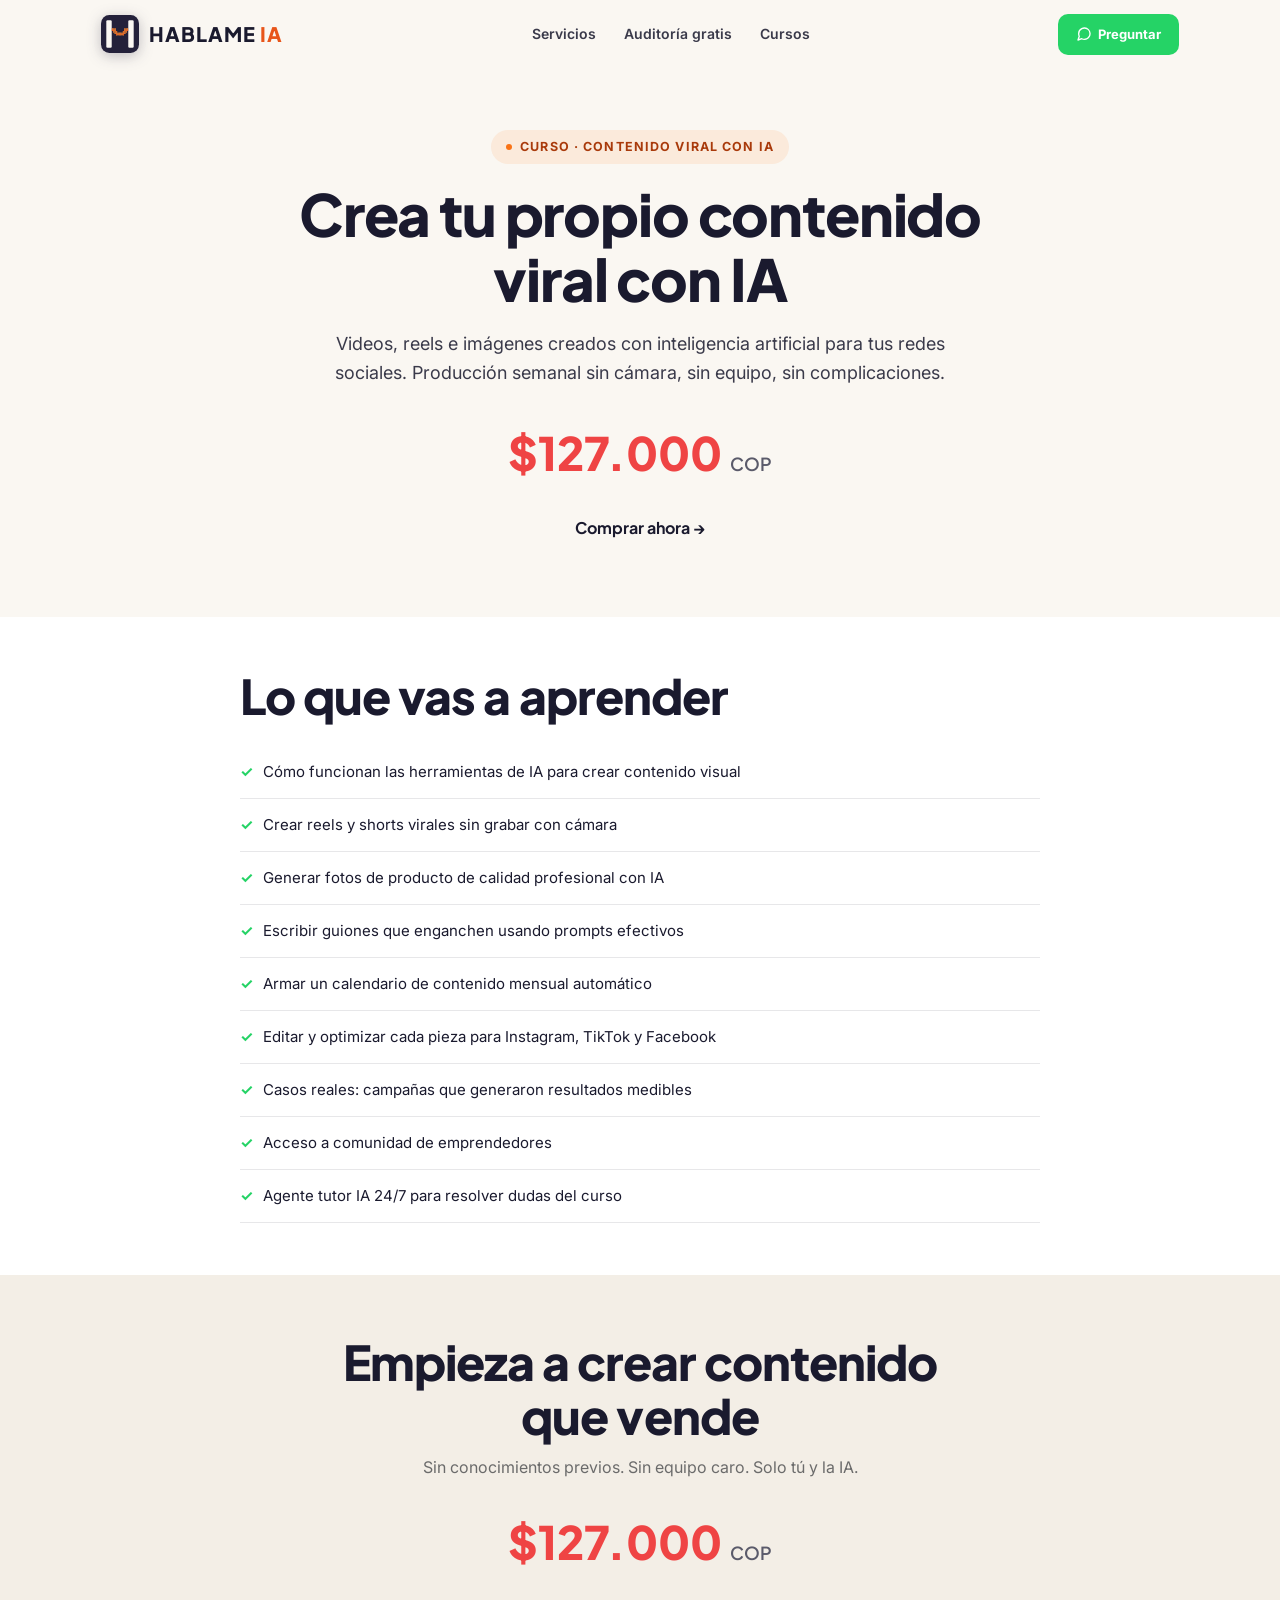
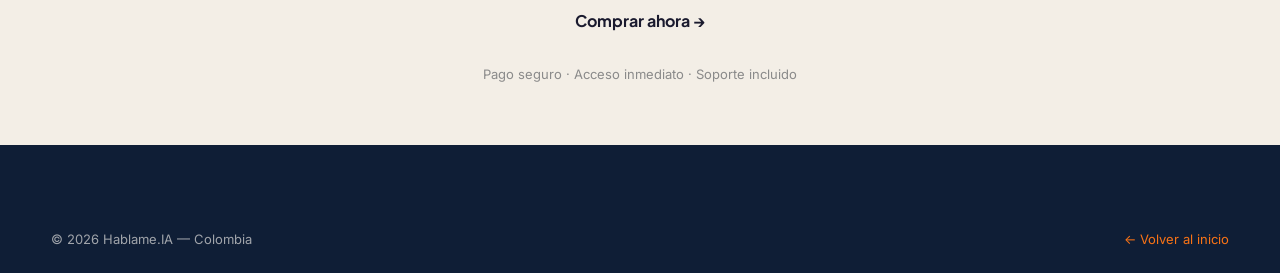
<file: curso-contenido-viral.html>
<!DOCTYPE html>
<html lang="es">
<head>
  <meta charset="UTF-8">
  <meta name="viewport" content="width=device-width, initial-scale=1">
  <link rel="icon" href="favicon.ico?v=4" sizes="any">
  <link rel="icon" type="image/png" href="favicon.png?v=4">
  <link rel="apple-touch-icon" href="apple-touch-icon.png?v=4">
  <title>Crea tu propio contenido viral con IA — Hablame.IA</title>
  <meta name="description" content="Aprende a crear videos, reels e imágenes con inteligencia artificial para tus redes sociales. Producción semanal sin cámara ni equipo.">
  <meta name="theme-color" content="#FAF7F2">
  <link rel="canonical" href="https://hablame-ia.com/curso-contenido-viral">
  <meta property="og:title" content="Crea tu propio contenido viral con IA — Hablame.IA">
  <meta property="og:description" content="Aprende a crear videos, reels e imágenes con IA para tus redes. Sin cámara ni equipo.">
  <meta property="og:type" content="website">
  <meta property="og:site_name" content="Hablame.IA">
  <meta property="og:url" content="https://hablame-ia.com/curso-contenido-viral">
  <meta property="og:image" content="https://hablame-ia.com/assets/img/og-hablame-v4.jpg">
  <meta property="og:image:width" content="1200">
  <meta property="og:image:height" content="630">
  <meta name="twitter:card" content="summary_large_image">
  <link rel="preconnect" href="https://fonts.googleapis.com">
  <link rel="preconnect" href="https://fonts.gstatic.com" crossorigin>
  <link rel="stylesheet" href="https://fonts.googleapis.com/css2?family=Plus+Jakarta+Sans:wght@500;600;700;800&family=Inter:wght@400;500;600;700&display=swap">
  <link rel="stylesheet" href="styles.css">
</head>
<body>

<!-- HEADER -->
<header class="header" id="header">
  <div class="header-inner">
    <a href="index.html" class="header-logo">
      <img class="header-logo-icon" src="assets/img/logo-hablame.svg" alt="" width="38" height="38">
      <span class="logo-word">HABLAME <span class="header-logo-ia">IA</span></span>
    </a>
    <nav class="header-nav">
      <a href="index.html#empresas">Servicios</a>
      <a href="index.html#auditoria">Auditor&iacute;a gratis</a>
      <a href="index.html#formacion">Cursos</a>
    </nav>
    <a href="https://wa.me/573170731171?text=Hola%2C%20quiero%20info%20del%20curso%20de%20contenido%20viral." target="_blank" rel="noopener" class="header-cta">
      <svg width="16" height="16" viewBox="0 0 24 24" fill="none" stroke="currentColor" stroke-width="2" stroke-linecap="round" stroke-linejoin="round"><path d="M21 11.5a8.38 8.38 0 0 1-.9 3.8 8.5 8.5 0 0 1-7.6 4.7 8.38 8.38 0 0 1-3.8-.9L3 21l1.9-5.7a8.38 8.38 0 0 1-.9-3.8 8.5 8.5 0 0 1 4.7-7.6 8.38 8.38 0 0 1 3.8-.9h.5a8.48 8.48 0 0 1 8 8v.5z"/></svg>
      Preguntar
    </a>
    <button class="mobile-menu-btn" id="menuBtn" aria-label="Men&uacute;">
      <span></span><span></span><span></span>
    </button>
  </div>
</header>

<!-- HERO -->
<section class="course-landing-hero">
  <div class="container" style="max-width:800px;">
    <div class="kicker" style="margin-bottom:18px;">
      <span class="kicker-dot"></span>
      Curso &middot; Contenido viral con IA
    </div>
    <h1>Crea tu propio contenido viral con IA</h1>
    <p>Videos, reels e im&aacute;genes creados con inteligencia artificial para tus redes sociales. Producci&oacute;n semanal sin c&aacute;mara, sin equipo, sin complicaciones.</p>
    <div style="margin-bottom:10px;">
      <span class="course-landing-price">$127.000 <span>COP</span></span>
    </div>
    <a href="https://wa.me/573170731171?text=Hola%2C%20quiero%20comprar%20el%20curso%20de%20contenido%20viral%20con%20IA." target="_blank" rel="noopener" class="btn btn-accent" style="font-size:16px;padding:16px 36px;">
      Comprar ahora &rarr;
    </a>
  </div>
</section>

<!-- CONTENIDO -->
<section class="course-landing-content">
  <div class="container">
    <h2 style="margin-bottom:24px;">Lo que vas a aprender</h2>
    <ul class="course-landing-modules">
      <li>C&oacute;mo funcionan las herramientas de IA para crear contenido visual</li>
      <li>Crear reels y shorts virales sin grabar con c&aacute;mara</li>
      <li>Generar fotos de producto de calidad profesional con IA</li>
      <li>Escribir guiones que enganchen usando prompts efectivos</li>
      <li>Armar un calendario de contenido mensual autom&aacute;tico</li>
      <li>Editar y optimizar cada pieza para Instagram, TikTok y Facebook</li>
      <li>Casos reales: campa&ntilde;as que generaron resultados medibles</li>
      <li>Acceso a comunidad de emprendedores</li>
      <li>Agente tutor IA 24/7 para resolver dudas del curso</li>
    </ul>
  </div>
</section>

<!-- CTA -->
<section class="course-landing-cta">
  <div class="container" style="max-width:600px;">
    <h2 style="margin-bottom:12px;">Empieza a crear contenido que vende</h2>
    <p style="color:#6B6B6B;margin-bottom:24px;">Sin conocimientos previos. Sin equipo caro. Solo t&uacute; y la IA.</p>
    <div style="margin-bottom:14px;">
      <span class="course-landing-price">$127.000 <span>COP</span></span>
    </div>
    <a href="https://wa.me/573170731171?text=Hola%2C%20quiero%20comprar%20el%20curso%20de%20contenido%20viral%20con%20IA." target="_blank" rel="noopener" class="btn btn-accent" style="font-size:16px;padding:16px 36px;">
      Comprar ahora &rarr;
    </a>
    <p style="font-size:13px;color:#8A8A8A;margin-top:14px;">Pago seguro &middot; Acceso inmediato &middot; Soporte incluido</p>
  </div>
</section>

<!-- FOOTER -->
<footer class="footer">
  <div class="container">
    <div class="footer-bottom" style="border-top:none;margin-top:0;">
      <span>&copy; 2026 Hablame.IA &mdash; Colombia</span>
      <span><a href="index.html" style="color:#F97316;">&larr; Volver al inicio</a></span>
    </div>
  </div>
</footer>

<script>
document.getElementById('header').classList.toggle('scrolled', window.scrollY > 40);
window.addEventListener('scroll', function () {
  document.getElementById('header').classList.toggle('scrolled', window.scrollY > 40);
}, { passive: true });
var btn = document.getElementById('menuBtn');
if (btn) btn.addEventListener('click', function () { window.location.href = 'index.html'; });
</script>
</body>
</html>
</file>
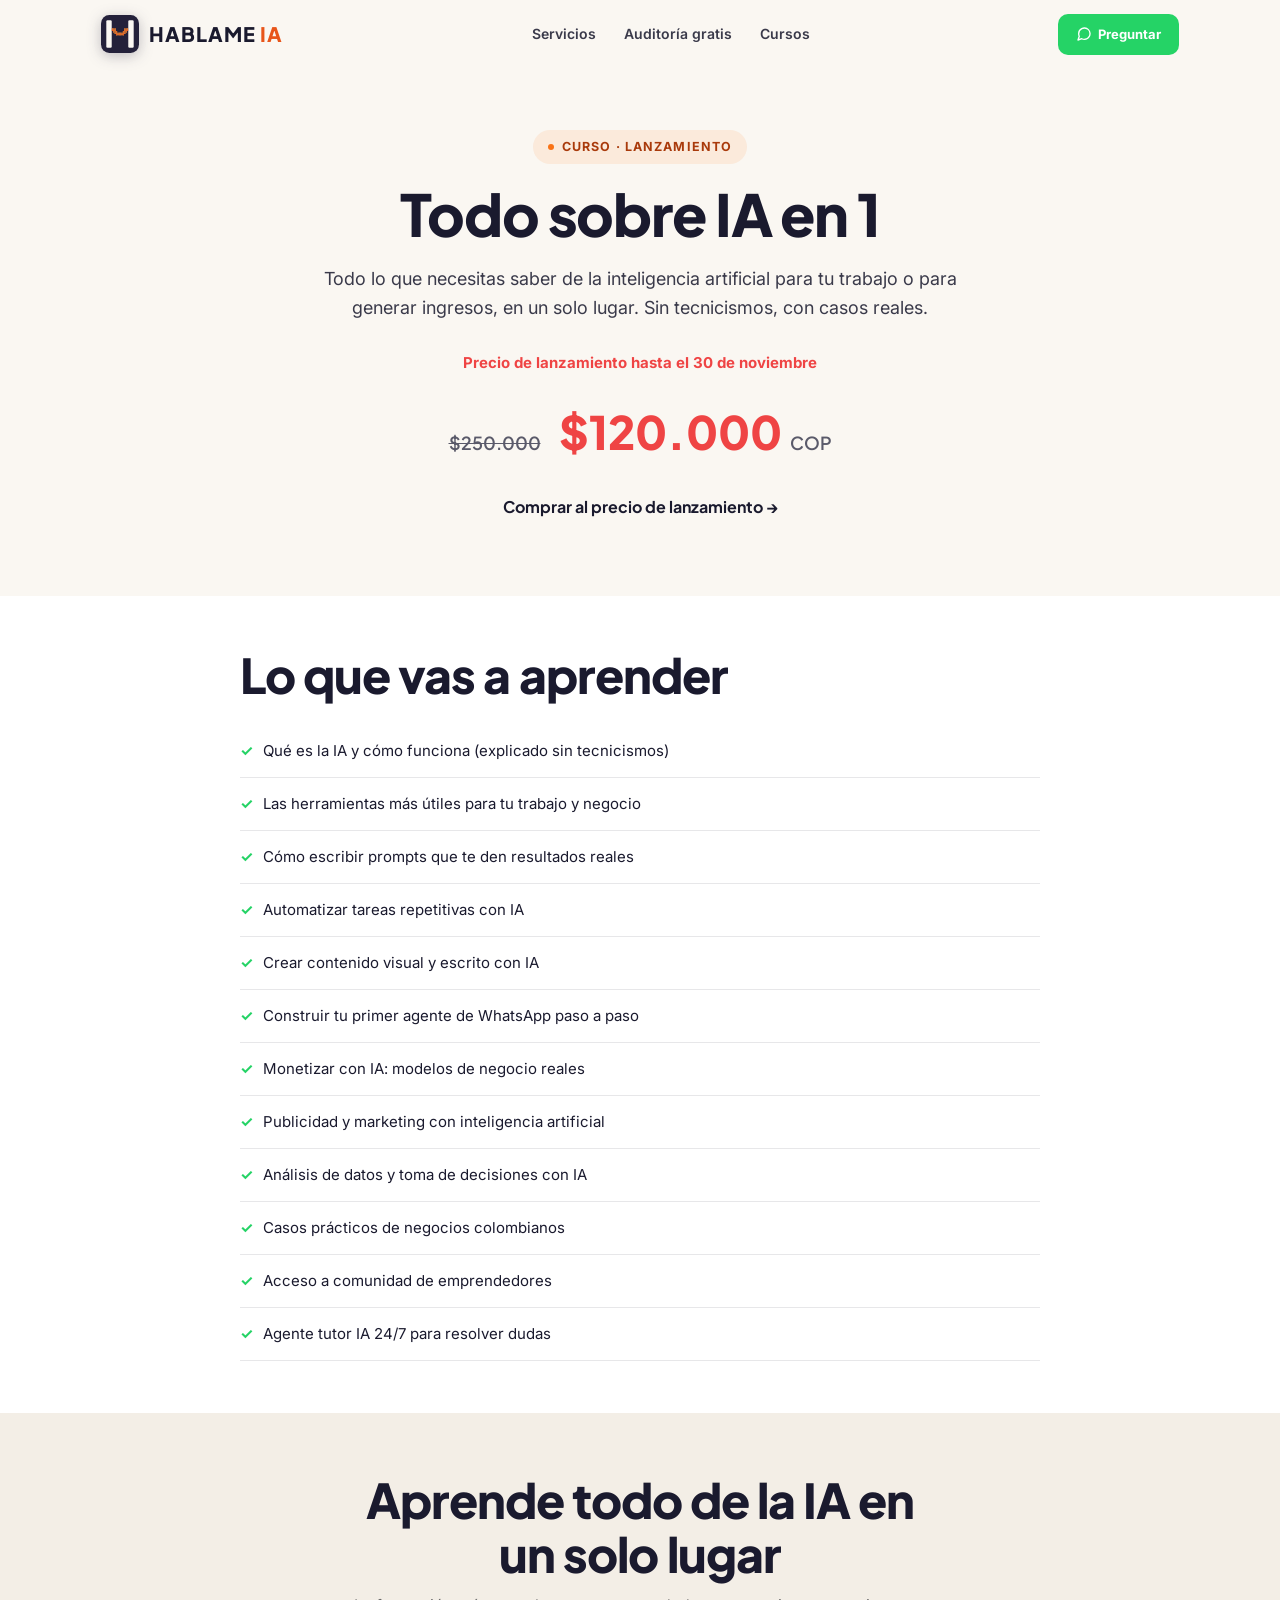
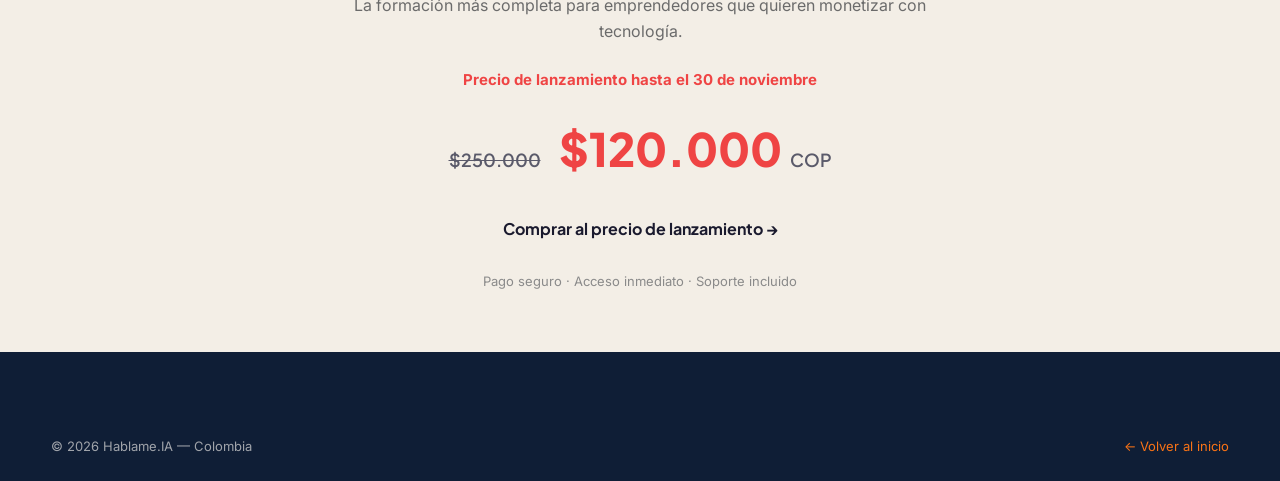
<file: curso-todo-ia.html>
<!DOCTYPE html>
<html lang="es">
<head>
  <meta charset="UTF-8">
  <meta name="viewport" content="width=device-width, initial-scale=1">
  <link rel="icon" href="favicon.ico?v=4" sizes="any">
  <link rel="icon" type="image/png" href="favicon.png?v=4">
  <link rel="apple-touch-icon" href="apple-touch-icon.png?v=4">
  <title>Todo sobre IA en 1 — Hablame.IA</title>
  <meta name="description" content="Todo lo que necesitas saber de la inteligencia artificial para tu trabajo o para generar ingresos, en un solo lugar. Precio de lanzamiento.">
  <meta name="theme-color" content="#FAF7F2">
  <link rel="canonical" href="https://hablame-ia.com/curso-todo-ia">
  <meta property="og:title" content="Todo sobre IA en 1 — Hablame.IA">
  <meta property="og:description" content="Todo lo que necesitas saber de la IA para tu trabajo o para generar ingresos. Precio de lanzamiento.">
  <meta property="og:type" content="website">
  <meta property="og:site_name" content="Hablame.IA">
  <meta property="og:url" content="https://hablame-ia.com/curso-todo-ia">
  <meta property="og:image" content="https://hablame-ia.com/assets/img/og-hablame-v4.jpg">
  <meta property="og:image:width" content="1200">
  <meta property="og:image:height" content="630">
  <meta name="twitter:card" content="summary_large_image">
  <link rel="preconnect" href="https://fonts.googleapis.com">
  <link rel="preconnect" href="https://fonts.gstatic.com" crossorigin>
  <link rel="stylesheet" href="https://fonts.googleapis.com/css2?family=Plus+Jakarta+Sans:wght@500;600;700;800&family=Inter:wght@400;500;600;700&display=swap">
  <link rel="stylesheet" href="styles.css">
</head>
<body>

<!-- HEADER -->
<header class="header" id="header">
  <div class="header-inner">
    <a href="index.html" class="header-logo">
      <img class="header-logo-icon" src="assets/img/logo-hablame.svg" alt="" width="38" height="38">
      <span class="logo-word">HABLAME <span class="header-logo-ia">IA</span></span>
    </a>
    <nav class="header-nav">
      <a href="index.html#empresas">Servicios</a>
      <a href="index.html#auditoria">Auditor&iacute;a gratis</a>
      <a href="index.html#formacion">Cursos</a>
    </nav>
    <a href="https://wa.me/573170731171?text=Hola%2C%20quiero%20info%20del%20curso%20Todo%20sobre%20IA." target="_blank" rel="noopener" class="header-cta">
      <svg width="16" height="16" viewBox="0 0 24 24" fill="none" stroke="currentColor" stroke-width="2" stroke-linecap="round" stroke-linejoin="round"><path d="M21 11.5a8.38 8.38 0 0 1-.9 3.8 8.5 8.5 0 0 1-7.6 4.7 8.38 8.38 0 0 1-3.8-.9L3 21l1.9-5.7a8.38 8.38 0 0 1-.9-3.8 8.5 8.5 0 0 1 4.7-7.6 8.38 8.38 0 0 1 3.8-.9h.5a8.48 8.48 0 0 1 8 8v.5z"/></svg>
      Preguntar
    </a>
    <button class="mobile-menu-btn" id="menuBtn" aria-label="Men&uacute;">
      <span></span><span></span><span></span>
    </button>
  </div>
</header>

<!-- HERO -->
<section class="course-landing-hero">
  <div class="container" style="max-width:800px;">
    <div class="kicker" style="margin-bottom:18px;">
      <span class="kicker-dot"></span>
      Curso &middot; Lanzamiento
    </div>
    <h1>Todo sobre IA en 1</h1>
    <p>Todo lo que necesitas saber de la inteligencia artificial para tu trabajo o para generar ingresos, en un solo lugar. Sin tecnicismos, con casos reales.</p>
    <div class="course-countdown-hero" id="countdownHero">
      Precio de lanzamiento hasta el <strong id="countdownFechaLanding">30 de noviembre</strong>
    </div>
    <div style="margin-bottom:10px;">
      <span class="course-landing-price">
        <span class="course-landing-price-old">$250.000</span>
        $120.000 <span>COP</span>
      </span>
    </div>
    <a href="https://wa.me/573170731171?text=Hola%2C%20quiero%20comprar%20el%20curso%20Todo%20sobre%20IA%20al%20precio%20de%20lanzamiento." target="_blank" rel="noopener" class="btn btn-accent" style="font-size:16px;padding:16px 36px;">
      Comprar al precio de lanzamiento &rarr;
    </a>
  </div>
</section>

<!-- CONTENIDO -->
<section class="course-landing-content">
  <div class="container">
    <h2 style="margin-bottom:24px;">Lo que vas a aprender</h2>
    <ul class="course-landing-modules">
      <li>Qu&eacute; es la IA y c&oacute;mo funciona (explicado sin tecnicismos)</li>
      <li>Las herramientas m&aacute;s &uacute;tiles para tu trabajo y negocio</li>
      <li>C&oacute;mo escribir prompts que te den resultados reales</li>
      <li>Automatizar tareas repetitivas con IA</li>
      <li>Crear contenido visual y escrito con IA</li>
      <li>Construir tu primer agente de WhatsApp paso a paso</li>
      <li>Monetizar con IA: modelos de negocio reales</li>
      <li>Publicidad y marketing con inteligencia artificial</li>
      <li>An&aacute;lisis de datos y toma de decisiones con IA</li>
      <li>Casos pr&aacute;cticos de negocios colombianos</li>
      <li>Acceso a comunidad de emprendedores</li>
      <li>Agente tutor IA 24/7 para resolver dudas</li>
    </ul>
  </div>
</section>

<!-- CTA -->
<section class="course-landing-cta">
  <div class="container" style="max-width:600px;">
    <h2 style="margin-bottom:12px;">Aprende todo de la IA en un solo lugar</h2>
    <p style="color:#6B6B6B;margin-bottom:24px;">La formaci&oacute;n m&aacute;s completa para emprendedores que quieren monetizar con tecnolog&iacute;a.</p>
    <div class="course-countdown-hero" id="countdownHero2">
      Precio de lanzamiento hasta el <strong>30 de noviembre</strong>
    </div>
    <div style="margin-bottom:14px;">
      <span class="course-landing-price">
        <span class="course-landing-price-old">$250.000</span>
        $120.000 <span>COP</span>
      </span>
    </div>
    <a href="https://wa.me/573170731171?text=Hola%2C%20quiero%20comprar%20el%20curso%20Todo%20sobre%20IA%20al%20precio%20de%20lanzamiento." target="_blank" rel="noopener" class="btn btn-accent" style="font-size:16px;padding:16px 36px;">
      Comprar al precio de lanzamiento &rarr;
    </a>
    <p style="font-size:13px;color:#8A8A8A;margin-top:14px;">Pago seguro &middot; Acceso inmediato &middot; Soporte incluido</p>
  </div>
</section>

<!-- FOOTER -->
<footer class="footer">
  <div class="container">
    <div class="footer-bottom" style="border-top:none;margin-top:0;">
      <span>&copy; 2026 Hablame.IA &mdash; Colombia</span>
      <span><a href="index.html" style="color:#F97316;">&larr; Volver al inicio</a></span>
    </div>
  </div>
</footer>

<script>
document.getElementById('header').classList.toggle('scrolled', window.scrollY > 40);
window.addEventListener('scroll', function () {
  document.getElementById('header').classList.toggle('scrolled', window.scrollY > 40);
}, { passive: true });
var btn = document.getElementById('menuBtn');
if (btn) btn.addEventListener('click', function () { window.location.href = 'index.html'; });
</script>
</body>
</html>
</file>
<file: styles.css>
/* ============================================================
   HABLAME.IA — Design System v3
   Paleta naranja · Todo el "lujo" es CSS puro (0 KB)
   Prohibido filter:blur / backdrop-filter en runtime
   Animar solo transform / opacity
   ============================================================ */

/* ---------- @property para anillo del botón estrella ---------- */
@property --angle { syntax: "<angle>"; initial-value: 0deg; inherits: false; }

/* ---------- Variables ---------- */
:root{
  --brand-orange:#F97316;
  --brand-orange-dark:#EA580C;
  --action-green:#25D366;
  --action-green-dark:#1FAE57;
  --fuchsia:#E1306C;
  --sale-red:#EF4444;
  --gold:#F5B400;
  --ink:#1A1A2E;
  --navy:#0F1E36;            /* fondo de demo y footer: combina con la mascota */
  --ink-soft:#3A3A4A;
  --muted:#5A5A6A;
  --bg-cream:#FAF7F2;
  --bg-cream-2:#F3EEE6;
  --white:#FFFFFF;
  --line:rgba(26,26,46,.10);
  --shadow-warm:0 18px 50px -18px rgba(249,115,22,.35);
  --radius:20px;
}

/* ---------- Reset & base ---------- */
*,*::before,*::after{box-sizing:border-box;margin:0;padding:0;}
html{scroll-behavior:smooth;-webkit-text-size-adjust:100%;}
body{font-family:'Inter',sans-serif;color:var(--ink);background:var(--bg-cream);line-height:1.6;overflow-x:hidden;}
img,video{max-width:100%;display:block;}
a{color:inherit;text-decoration:none;}
button,input,select,textarea{font:inherit;border:none;outline:none;background:none;}

/* ---------- Tipografía ---------- */
h1,h2,h3,h4{font-family:'Plus Jakarta Sans',sans-serif;line-height:1.12;color:var(--ink);letter-spacing:-.02em;}
h1{font-size:clamp(30px,5.4vw,58px);font-weight:800;}
h2{font-size:clamp(28px,4.6vw,48px);font-weight:800;}
h3{font-size:clamp(19px,2.6vw,24px);font-weight:700;letter-spacing:-.01em;}

/* ---------- Utilities ---------- */
.container{width:92%;max-width:1180px;margin:0 auto;}
.section{padding:88px 0;}
.section-compact{padding:56px 0;}
.text-accent{color:var(--brand-orange);}
.center{text-align:center;}

/* Sistema de título coherente: highlight animado */
.hl{position:relative;color:var(--brand-orange);white-space:nowrap;}
.hl::after{content:"";position:absolute;left:-2px;right:-2px;bottom:.02em;height:.20em;border-radius:6px;
  background:linear-gradient(90deg,var(--brand-orange),var(--gold));
  transform:scaleX(0);transform-origin:left;transition:transform .7s .15s cubic-bezier(.4,0,.2,1);z-index:-1;opacity:.55;}
.reveal.visible .hl::after,.visible .hl::after{transform:scaleX(1);}

.section-head{text-align:center;max-width:760px;margin:0 auto 52px;}
.section-head h2{margin:14px 0 0;}
.section-head p{margin-top:14px;font-size:clamp(16px,2vw,19px);color:var(--muted);}

/* ---------- Reveal ---------- */
.reveal{opacity:0;transform:translateY(30px);transition:opacity .6s ease,transform .6s ease;}
.reveal.visible{opacity:1;transform:none;}

/* ---------- Kicker ---------- */
.kicker{display:inline-flex;align-items:center;gap:8px;font-size:12.5px;font-weight:700;text-transform:uppercase;letter-spacing:.09em;padding:7px 15px;border-radius:999px;background:rgba(249,115,22,.1);color:#A93A0B;}
.kicker--light{background:rgba(255,255,255,.1);color:rgba(255,255,255,.75);}
.kicker-dot{width:6px;height:6px;border-radius:50%;background:var(--brand-orange);animation:pulse-dot 2s infinite;}
@keyframes pulse-dot{0%,100%{opacity:1;}50%{opacity:.35;}}

/* ============================================================
   BOTONES
   ============================================================ */
.btn{display:inline-flex;align-items:center;justify-content:center;gap:8px;font-family:'Plus Jakarta Sans',sans-serif;font-weight:700;font-size:14px;padding:13px 26px;border-radius:12px;cursor:pointer;transition:transform .18s,box-shadow .18s;text-align:center;}
.btn:active{transform:scale(.97);}

/* Botón secundario — outline naranja */
.btn-outline{border:2px solid var(--brand-orange);color:var(--brand-orange-dark);background:transparent;}
.btn-outline:hover{background:var(--brand-orange);color:#fff;transform:translateY(-2px);}

/* WhatsApp puro (header, float) */
.btn-wa{background:var(--action-green);color:#fff;box-shadow:0 4px 14px rgba(37,211,102,.3);}
.btn-wa:hover{box-shadow:0 6px 22px rgba(37,211,102,.45);transform:translateY(-2px);}

/* ★ Botón "HABLA CON UN EXPERTO" — verde + fucsia, coherente en todo el sitio */
.btn-expert{position:relative;display:inline-flex;align-items:center;justify-content:center;gap:8px;
  font-family:'Plus Jakarta Sans',sans-serif;font-weight:800;font-size:14px;letter-spacing:.01em;
  padding:14px 28px;border-radius:13px;cursor:pointer;overflow:hidden;color:#fff;
  background:linear-gradient(135deg,var(--action-green),var(--action-green-dark));
  border:2px solid var(--fuchsia);
  box-shadow:0 8px 24px -8px rgba(225,48,108,.55),0 0 0 4px rgba(225,48,108,.12);
  transition:transform .18s,box-shadow .18s;}
/* destello: capa de ancho completo que se desplaza con transform (GPU, sin recalcular la página) */
.btn-expert::before{content:"";position:absolute;inset:0;pointer-events:none;
  background:linear-gradient(100deg,transparent 32%,rgba(255,255,255,.55) 50%,transparent 68%);
  transform:translateX(-100%);animation:shine-sweep 3.2s ease-in-out infinite;will-change:transform;}
.btn-expert:hover{transform:translateY(-2px) scale(1.02);box-shadow:0 12px 30px -8px rgba(225,48,108,.7),0 0 0 4px rgba(225,48,108,.18);}
.btn-expert:active{transform:scale(.98);}
.btn-expert--full{width:100%;}

/* ★★ Botón ESTRELLA — AUDITORÍA GRATIS (signature) */
.btn-star{position:relative;display:inline-flex;align-items:center;justify-content:center;
  font-family:'Plus Jakarta Sans',sans-serif;font-weight:800;letter-spacing:.02em;
  padding:18px 40px;border-radius:16px;cursor:pointer;border:none;isolation:isolate;
  background:linear-gradient(135deg,var(--brand-orange),var(--sale-red));
  color:var(--bg-cream);font-size:16px;
  box-shadow:0 14px 36px -10px rgba(249,115,22,.65);
  transition:transform .18s;}
.btn-star--sm{padding:14px 28px;font-size:14px;border-radius:14px;}
.btn-star:hover{transform:translateY(-2px);}
.btn-star:active{transform:scale(.97);}
/* anillo giratorio conic */
.btn-star::before{content:"";position:absolute;inset:-3px;border-radius:19px;z-index:-1;padding:3px;
  background:conic-gradient(from var(--angle),var(--brand-orange),var(--gold),var(--sale-red),var(--brand-orange));
  -webkit-mask:linear-gradient(#000 0 0) content-box,linear-gradient(#000 0 0);
  -webkit-mask-composite:xor;mask-composite:exclude;
  animation:spin-angle 3.5s linear infinite;}
.btn-star--sm::before{border-radius:17px;}
/* latido de resplandor (opacity, sin blur) */
.btn-star::after{content:"";position:absolute;inset:-12px;border-radius:26px;z-index:-2;
  background:radial-gradient(closest-side,rgba(249,115,22,.55),transparent);
  animation:glow-pulse 2.4s ease-in-out infinite;}
/* destello que recorre */
.btn-star-shine{position:absolute;inset:0;border-radius:16px;overflow:hidden;z-index:0;}
.btn-star-shine::before{content:"";position:absolute;inset:0;
  background:linear-gradient(100deg,transparent 34%,rgba(255,255,255,.6) 50%,transparent 66%);
  transform:translateX(-100%);animation:shine-sweep 2.8s ease-in-out infinite;will-change:transform;}
.btn-star-text{position:relative;z-index:1;}

@keyframes spin-angle{to{--angle:360deg;}}
@keyframes glow-pulse{0%,100%{opacity:.35;}50%{opacity:.85;}}
@keyframes shine-sweep{0%{transform:translateX(-100%);}55%,100%{transform:translateX(100%);}}

/* ============================================================
   HEADER
   ============================================================ */
.header{position:fixed;top:0;left:0;width:100%;z-index:100;background:rgba(250,247,242,.9);border-bottom:1px solid transparent;transition:box-shadow .3s,border-color .3s;}
.header.scrolled{box-shadow:0 2px 22px rgba(26,26,46,.08);border-color:var(--line);}
.header-inner{display:flex;align-items:center;justify-content:space-between;max-width:1180px;margin:0 auto;padding:14px 4%;gap:12px;}
.header-logo{display:flex;align-items:center;font-family:'Plus Jakarta Sans',sans-serif;font-weight:800;font-size:20px;color:var(--ink);}
.header-logo-icon{display:block;flex-shrink:0;width:38px;height:38px;margin-right:10px;filter:drop-shadow(0 3px 7px rgba(36,33,58,.28));}  /* símbolo oficial (SVG vectorial) */
.logo-word{letter-spacing:.045em;white-space:nowrap;}  /* nombre como en el logo de redes */
.header-logo-dot{width:6px;height:6px;border-radius:50%;background:var(--brand-orange);display:inline-block;margin:0 1px;vertical-align:middle;}
.header-logo-ia{color:#E8551A;}  /* naranja exacto del logo */
.header-nav{display:flex;gap:28px;align-items:center;}
.header-nav a{font-size:14px;font-weight:600;color:var(--ink-soft);transition:color .2s;}
.header-nav a:hover{color:var(--brand-orange);}
.header-cta{display:inline-flex;align-items:center;gap:6px;font-size:13px;font-weight:700;padding:10px 18px;border-radius:10px;background:var(--action-green);color:#fff;transition:transform .15s,box-shadow .15s;}
.header-cta:hover{transform:translateY(-1px);box-shadow:0 4px 14px rgba(37,211,102,.35);}

.mobile-menu-btn{display:none;flex-direction:column;gap:5px;padding:6px;cursor:pointer;}
.mobile-menu-btn span{display:block;width:22px;height:2px;background:var(--ink);border-radius:2px;}
.mobile-nav{position:fixed;inset:0;z-index:200;background:rgba(26,26,46,.98);display:flex;flex-direction:column;align-items:center;justify-content:center;gap:24px;opacity:0;pointer-events:none;transition:opacity .3s;}
.mobile-nav.open{opacity:1;pointer-events:all;}
.mobile-nav-close{position:absolute;top:20px;right:24px;font-size:36px;color:var(--bg-cream);cursor:pointer;}
.mobile-nav-link{font-family:'Plus Jakarta Sans',sans-serif;font-size:22px;font-weight:700;color:var(--bg-cream);transition:color .2s;}
.mobile-nav-link:hover{color:var(--brand-orange);}

/* ============================================================
   HERO
   ============================================================ */
.hero{position:relative;padding:132px 0 64px;overflow:hidden;background:var(--bg-cream);text-align:center;}
.hero-watermark{position:absolute;top:14%;left:50%;transform:translateX(-50%);font-family:'Plus Jakarta Sans',sans-serif;font-size:clamp(70px,13vw,170px);font-weight:800;color:rgba(249,115,22,.05);letter-spacing:-.03em;white-space:nowrap;pointer-events:none;user-select:none;z-index:0;}
/* difuminados horneados (radial-gradient, sin filter) */
.hero-glow{position:absolute;border-radius:50%;pointer-events:none;z-index:0;}
.hero-glow--1{top:-120px;right:-80px;width:460px;height:460px;background:radial-gradient(circle,rgba(249,115,22,.22),transparent 68%);}
.hero-glow--2{bottom:-120px;left:-80px;width:420px;height:420px;background:radial-gradient(circle,rgba(245,180,0,.18),transparent 68%);}
.hero .container{position:relative;z-index:2;}

/* Titular del hero: 3 niveles (contexto · resultado gigante · cómo) */
.hero-title{margin:18px auto 16px;max-width:980px;display:flex;flex-direction:column;align-items:center;gap:2px;}
.ht-pre{font-size:clamp(22px,3.4vw,36px);font-weight:700;color:var(--ink-soft);letter-spacing:-.01em;}
.ht-big{font-size:clamp(52px,11vw,118px);font-weight:800;line-height:.98;letter-spacing:-.045em;}
.ht-grad{background:linear-gradient(95deg,#F97316 0%,#EA580C 45%,#E11D48 100%);-webkit-background-clip:text;background-clip:text;color:transparent;-webkit-text-fill-color:transparent;padding-right:.04em;}
.ht-247{background:linear-gradient(95deg,#14213D,#22407A 55%,#2F5BB0);-webkit-background-clip:text;background-clip:text;color:transparent;-webkit-text-fill-color:transparent;}  /* azul zafiro de la mascota */
.ht-post{font-size:clamp(22px,3.8vw,40px);font-weight:800;color:var(--ink);letter-spacing:-.02em;}
.ht-post .hl{color:var(--ink);}
.hero-sub{font-size:clamp(17px,2.3vw,21px);line-height:1.55;color:var(--ink-soft);max-width:640px;margin:0 auto 26px;}
.hero-sub strong{color:var(--ink);font-weight:700;}

.hero-buttons{display:flex;gap:16px;justify-content:center;flex-wrap:wrap;margin-bottom:28px;}
.hero-lead{font-size:clamp(15px,1.9vw,17px);line-height:1.6;color:var(--ink-soft);max-width:620px;margin:0 auto;}
.hero-lead strong{color:var(--ink);font-weight:600;}

/* Bloque de confianza: quiénes están detrás */
.trust{margin:42px auto 0;max-width:880px;padding:28px 22px 4px;border-top:1px solid var(--line);}
.trust-label{font-size:11.5px;font-weight:800;text-transform:uppercase;letter-spacing:.14em;color:#A93A0B;margin-bottom:8px;}
.trust-title{font-family:'Plus Jakarta Sans',sans-serif;font-size:clamp(18px,2.4vw,23px);font-weight:700;color:var(--ink);line-height:1.3;margin-bottom:14px;}
.trust-title strong{color:#C2410C;}
.trust-chips{list-style:none;display:flex;flex-wrap:wrap;justify-content:center;gap:8px;margin:0 0 14px;padding:0;}
.trust-chips li{display:inline-flex;align-items:center;gap:7px;font-size:13px;font-weight:600;color:var(--ink-soft);background:#fff;border:1px solid rgba(249,115,22,.28);padding:7px 14px;border-radius:999px;box-shadow:0 4px 12px -8px rgba(249,115,22,.6);}
.trust-chips li::before{content:"";width:7px;height:7px;border-radius:50%;background:linear-gradient(135deg,#FF6B00,#14213D);}
.trust-line{font-size:14px;line-height:1.6;color:var(--muted);max-width:720px;margin:0 auto 12px;}
.trust-checks{display:flex;flex-wrap:wrap;justify-content:center;gap:8px 20px;font-size:13.5px;font-weight:600;color:var(--ink);}
.trust-checks span::before{content:"✓";display:inline-flex;align-items:center;justify-content:center;width:18px;height:18px;margin-right:6px;border-radius:50%;background:#DCFCE7;color:#15803D;font-size:11px;font-weight:800;}

/* ============================================================
   BANDA DE OFERTA
   ============================================================ */
.offer{position:relative;overflow:hidden;background:linear-gradient(120deg,var(--sale-red),var(--brand-orange));padding:24px 0;text-align:center;}
/* destellos dorados: capa completa movida con transform (GPU) */
.offer-spark{position:absolute;inset:0;pointer-events:none;will-change:transform;transform:translateX(-100%);
  background:linear-gradient(100deg,transparent 36%,rgba(245,180,0,.45) 50%,transparent 64%);}
.offer-spark--1{animation:offer-sweep 4.5s linear infinite;}
.offer-spark--2{animation:offer-sweep 4.5s linear infinite 2.2s;}
@keyframes offer-sweep{0%{transform:translateX(-100%);}100%{transform:translateX(100%);}}
/* Tarjeta de la oferta: marca de agua + borde + contador + barra de cupos */
.offer{padding:30px 0;}
.offer::after{content:"";position:absolute;inset:0;pointer-events:none;
  background:repeating-linear-gradient(135deg,rgba(255,255,255,.045) 0 2px,transparent 2px 14px);}
.offer-watermark{position:absolute;top:50%;left:50%;transform:translate(-50%,-50%) rotate(-3deg);white-space:nowrap;pointer-events:none;user-select:none;
  font-family:'Plus Jakarta Sans',sans-serif;font-weight:800;font-size:clamp(56px,8.5vw,110px);letter-spacing:.03em;color:rgba(255,255,255,.075);}
.offer-card{position:relative;z-index:2;display:grid;grid-template-columns:1.35fr auto 1fr;align-items:center;gap:22px 30px;text-align:left;color:#fff;
  padding:20px 26px;border-radius:20px;background:rgba(26,26,46,.16);border:1.5px solid rgba(255,255,255,.34);
  box-shadow:0 14px 34px -18px rgba(90,20,0,.6),inset 0 1px 0 rgba(255,255,255,.18);}
.offer-badge{display:inline-block;font-size:11.5px;font-weight:800;text-transform:uppercase;letter-spacing:.1em;color:#1A1A2E;background:var(--gold);padding:5px 12px;border-radius:999px;margin-bottom:8px;box-shadow:0 4px 12px -4px rgba(0,0,0,.25);}
.offer-text{font-family:'Plus Jakarta Sans',sans-serif;font-weight:800;font-size:clamp(17px,2.2vw,23px);line-height:1.2;letter-spacing:.01em;text-shadow:0 1px 8px rgba(0,0,0,.15);}
.offer-meta{display:flex;flex-direction:column;align-items:center;gap:8px;}
.offer-deadline{display:inline-flex;align-items:center;gap:6px;font-size:13.5px;font-weight:600;background:rgba(0,0,0,.22);padding:8px 16px;border-radius:999px;color:#fff;white-space:nowrap;}
.offer-deadline strong{color:#FFE08A;}
.offer-days{font-family:'Plus Jakarta Sans',sans-serif;font-size:13px;font-weight:800;letter-spacing:.04em;text-transform:uppercase;color:#fff;}
.offer-days strong{font-size:22px;color:#FFE08A;margin:0 3px;vertical-align:-2px;}

/* ============================================================
   DOLORES (scroll-driven)
   ============================================================ */
.pains{background:var(--bg-cream);}
.pains{padding:64px 0 56px;}
.pains .section-head{margin-bottom:32px;}
/* 2x2: se leen de un vistazo y se llega rápido a las soluciones */
.pains-grid{display:grid;grid-template-columns:repeat(2,1fr);gap:16px;max-width:1060px;margin:0 auto;}
.pains-close{text-align:center;margin-top:26px;font-size:16px;color:var(--ink-soft);}
.pains-close strong{color:var(--ink);}
.pains-close a{font-weight:700;color:#C2410C;margin-left:4px;}
.pain-card{position:relative;display:flex;gap:18px;align-items:flex-start;border-radius:var(--radius);padding:24px 26px;overflow:hidden;
  background:linear-gradient(135deg,#fff 0%,#FFF6EE 100%);
  box-shadow:0 18px 46px -20px rgba(249,115,22,.4),0 2px 10px rgba(26,26,46,.05);
  border:1px solid rgba(249,115,22,.08);
  opacity:0;transform:translateY(40px) scale(.98);transition:opacity .6s cubic-bezier(.4,0,.2,1),transform .6s cubic-bezier(.4,0,.2,1);}
.pain-card.in{opacity:1;transform:none;}
/* forma decorativa (círculo de color en la esquina) */
.pain-card::before{content:"";position:absolute;top:-60px;right:-50px;width:250px;height:250px;border-radius:50%;pointer-events:none;
  background:radial-gradient(circle,color-mix(in srgb,var(--brand-orange) 22%,transparent),transparent 70%);}
/* barra de acento a la izquierda */
.pain-card::after{content:"";position:absolute;left:0;top:0;bottom:0;width:6px;background:linear-gradient(180deg,var(--brand-orange),var(--sale-red));}
.pain-num{position:relative;font-family:'Plus Jakarta Sans',sans-serif;font-size:46px;font-weight:800;line-height:1;flex-shrink:0;
  background:linear-gradient(135deg,var(--brand-orange),var(--sale-red));-webkit-background-clip:text;background-clip:text;-webkit-text-fill-color:transparent;color:transparent;}
.pain-num::before{content:"";position:absolute;inset:-18px -14px;z-index:-1;border-radius:50%;
  background:radial-gradient(circle,color-mix(in srgb,var(--gold) 30%,transparent),transparent 68%);}
/* variedad de color coherente por tarjeta */
.pain-card:nth-child(2) .pain-num::before{background:radial-gradient(circle,color-mix(in srgb,var(--brand-orange) 26%,transparent),transparent 68%);}
.pain-card:nth-child(3) .pain-num::before{background:radial-gradient(circle,color-mix(in srgb,var(--fuchsia) 22%,transparent),transparent 68%);}
.pain-card:nth-child(4) .pain-num::before{background:radial-gradient(circle,color-mix(in srgb,var(--sale-red) 24%,transparent),transparent 68%);}
.pain-body{position:relative;}
.pain-body h3{font-size:clamp(18px,2vw,21px);line-height:1.25;margin-bottom:6px;color:var(--ink);}
.pain-body p{font-size:14.5px;color:var(--muted);line-height:1.55;}
.pain-tag{display:inline-block;margin-top:10px;font-size:12px;font-weight:700;text-transform:uppercase;letter-spacing:.06em;color:#A93A0B;background:rgba(249,115,22,.1);padding:5px 12px;border-radius:999px;}

/* ============================================================
   SERVICIOS — tarjetas claras + difuminado + marca de agua
   ============================================================ */
.services{background:var(--bg-cream-2);}
.services-grid{display:grid;grid-template-columns:repeat(2,1fr);gap:26px;}
.svc-card{position:relative;background:var(--white);border-radius:var(--radius);padding:34px 30px;overflow:hidden;display:flex;flex-direction:column;
  box-shadow:0 16px 44px -22px rgba(249,115,22,.4),0 2px 8px rgba(26,26,46,.04);
  transition:transform .25s,box-shadow .25s;}
.svc-card:hover{transform:translateY(-5px);box-shadow:0 26px 60px -22px rgba(249,115,22,.55);}
/* difuminado horneado en una esquina (varía por tarjeta) */
.svc-card::before{content:"";position:absolute;width:300px;height:300px;border-radius:50%;pointer-events:none;z-index:0;
  background:radial-gradient(circle,color-mix(in srgb,var(--brand-orange) 20%,transparent),transparent 70%);}
.svc-card:nth-child(1)::before{top:-120px;right:-100px;}
.svc-card:nth-child(2)::before{top:-120px;left:-100px;background:radial-gradient(circle,color-mix(in srgb,var(--gold) 22%,transparent),transparent 70%);}
.svc-card:nth-child(3)::before{bottom:-120px;right:-100px;background:radial-gradient(circle,color-mix(in srgb,var(--fuchsia) 16%,transparent),transparent 70%);}
.svc-card:nth-child(4)::before{bottom:-120px;left:-100px;}
/* marca de agua gigante */
.svc-watermark{position:absolute;bottom:-34px;right:-8px;font-family:'Plus Jakarta Sans',sans-serif;font-size:158px;font-weight:800;line-height:1;color:rgba(249,115,22,.12);pointer-events:none;z-index:0;user-select:none;}
.svc-card>*{position:relative;z-index:1;}
.svc-card--featured{grid-column:1/-1;background:linear-gradient(135deg,#fff 0%,#FFF6EE 100%);}
.svc-card-badge{position:absolute;top:22px;right:22px;z-index:2;font-size:11px;font-weight:800;text-transform:uppercase;letter-spacing:.06em;color:#fff;background:linear-gradient(135deg,var(--brand-orange),var(--sale-red));padding:6px 13px;border-radius:999px;box-shadow:0 6px 16px -4px rgba(249,115,22,.6);}
.svc-card-num{display:inline-block;font-family:'Plus Jakarta Sans',sans-serif;font-size:12px;font-weight:800;color:#fff;letter-spacing:.1em;margin-bottom:14px;padding:6px 13px;border-radius:999px;
  background:linear-gradient(135deg,var(--brand-orange),var(--sale-red));box-shadow:0 6px 16px -6px rgba(249,115,22,.7);}
.svc-card:nth-child(2) .svc-card-num{background:linear-gradient(135deg,var(--brand-orange),var(--gold));}
.svc-card:nth-child(3) .svc-card-num{background:linear-gradient(135deg,var(--fuchsia),var(--brand-orange));}
.svc-card:nth-child(4) .svc-card-num{background:linear-gradient(135deg,var(--sale-red),var(--brand-orange));}
.svc-card h3{color:var(--ink);margin-bottom:10px;}
.svc-card>p{font-size:15px;line-height:1.6;color:var(--muted);margin-bottom:18px;}
.svc-checks{display:flex;flex-wrap:wrap;gap:8px 18px;font-size:13.5px;color:var(--ink-soft);margin-bottom:24px;}
.svc-checks span{display:flex;align-items:center;gap:5px;font-weight:500;}
.svc-checks span::before{content:"✓";color:var(--action-green);font-weight:800;}
.svc-card-actions{display:flex;gap:12px;flex-wrap:wrap;margin-top:auto;}

/* ============================================================
   SALUD — la joya
   ============================================================ */
.salud{position:relative;overflow:hidden;background:var(--bg-cream);padding:96px 0;}
.salud-media{position:absolute;inset:0;z-index:0;}
.salud-media img{width:100%;height:100%;object-fit:cover;object-position:right center;}
.salud-fade{position:absolute;inset:0;
  background:
    linear-gradient(90deg,var(--bg-cream) 0%,var(--bg-cream) 40%,rgba(250,247,242,.9) 54%,rgba(250,247,242,.25) 78%,transparent 100%),
    radial-gradient(circle at 22% 48%,color-mix(in srgb,var(--brand-orange) 28%,transparent),transparent 52%),
    radial-gradient(circle at 8% 90%,color-mix(in srgb,var(--gold) 24%,transparent),transparent 45%);}
.salud .container{position:relative;z-index:2;max-width:1180px;}
.salud-content{max-width:560px;}
.salud-content h2{margin:14px 0 10px;}
.salud-lead{font-size:17px;color:var(--ink-soft);margin-bottom:20px;line-height:1.6;}
.salud-checks{display:flex;flex-direction:column;gap:11px;margin-bottom:26px;}
.salud-checks span{display:flex;align-items:flex-start;gap:9px;font-size:15px;color:var(--ink-soft);font-weight:500;}
.salud-checks span::before{content:"✓";color:var(--action-green);font-weight:800;flex-shrink:0;margin-top:1px;}

/* ============================================================
   MÍRALO EN ACCIÓN — ÚNICA SECCIÓN NEGRA
   ============================================================ */
.demo{background:var(--navy);color:var(--bg-cream);padding:72px 0;}
.demo-grid{display:grid;grid-template-columns:1fr 1fr;gap:48px;align-items:center;}
.demo h2{color:var(--bg-cream);margin:14px 0;}
.demo h2 .hl{color:var(--brand-orange);}
.demo-lead{color:rgba(250,247,242,.7);font-size:16px;line-height:1.6;max-width:460px;}
.demo-phone-wrap{display:flex;justify-content:center;position:relative;isolation:isolate;} /* isolate: la mascota mini queda detrás del teléfono pero delante del fondo */

/* Marco de celular */
.phone{width:270px;border-radius:36px;background:#0B0B14;padding:8px;box-shadow:0 24px 60px rgba(0,0,0,.5),0 0 0 1px rgba(255,255,255,.06);position:relative;}
.phone-notch{width:100px;height:20px;background:#0B0B14;border-radius:0 0 16px 16px;margin:0 auto;position:relative;z-index:3;}
.phone-screen{background:#0B141A;border-radius:28px;overflow:hidden;position:relative;}
.phone-statusbar{display:flex;justify-content:space-between;align-items:center;padding:6px 18px 4px;font-size:11px;font-weight:600;color:#fff;position:relative;z-index:2;}
.phone-app-header{display:flex;align-items:center;gap:10px;padding:10px 14px;background:#128C7E;position:relative;z-index:2;}
.phone-app-avatar{width:36px;height:36px;border-radius:50%;background:linear-gradient(135deg,var(--brand-orange),var(--sale-red));display:flex;align-items:center;justify-content:center;font-weight:700;font-size:15px;color:#fff;position:relative;flex-shrink:0;}
.phone-app-avatar-online{position:absolute;bottom:1px;right:1px;width:8px;height:8px;border-radius:50%;background:var(--action-green);border:2px solid #128C7E;}
.phone-chat-body{padding:14px;min-height:300px;position:relative;background:#0B141A;}
.phone-video{position:absolute;inset:0;width:100%;height:100%;object-fit:cover;z-index:0;}
.phone-chat-date{position:relative;z-index:1;text-align:center;font-size:10px;color:rgba(255,255,255,.4);background:rgba(255,255,255,.08);padding:3px 10px;border-radius:6px;margin:0 auto 14px;width:fit-content;}
.phone-input-bar{display:flex;align-items:center;gap:8px;padding:8px 10px;background:#1A2332;position:relative;z-index:2;}
.phone-input-field{flex:1;background:#2A3442;border-radius:20px;padding:8px 14px;font-size:12px;color:rgba(255,255,255,.4);}
.phone-send-btn{width:32px;height:32px;border-radius:50%;background:var(--action-green);display:flex;align-items:center;justify-content:center;color:#fff;flex-shrink:0;}

/* Burbujas del chat demo */
.chat-bubble{position:relative;z-index:1;max-width:86%;padding:8px 12px;border-radius:12px;font-size:13px;line-height:1.45;margin-bottom:8px;opacity:0;transform:translateY(8px);transition:opacity .4s,transform .4s;}
.chat-bubble.show{opacity:1;transform:none;}
.chat-bubble--client{background:#005C4B;color:#fff;margin-left:auto;border-bottom-right-radius:4px;}
.chat-bubble--luna{background:#1E2D3D;color:#E8E8E8;margin-right:auto;border-bottom-left-radius:4px;}

/* ============================================================
   AUDITORÍA
   ============================================================ */
.auditoria{background:var(--bg-cream-2);}
.audit-form{max-width:540px;margin:32px auto 0;text-align:left;}
.audit-form-row{display:grid;grid-template-columns:1fr 1fr;gap:14px;}
.audit-field{margin-bottom:14px;}
.audit-field label{display:block;font-size:13px;font-weight:600;color:var(--ink);margin-bottom:5px;}
.audit-field input,.audit-field select,.audit-field textarea{width:100%;padding:12px 14px;border-radius:11px;border:1.5px solid var(--line);background:#fff;font-size:14px;color:var(--ink);transition:border-color .2s,box-shadow .2s;}
.audit-field input:focus,.audit-field select:focus,.audit-field textarea:focus{border-color:var(--brand-orange);box-shadow:0 0 0 3px rgba(249,115,22,.12);}
.audit-field textarea{resize:vertical;min-height:64px;}
.audit-field select{cursor:pointer;appearance:auto;}
.audit-btn-wrapper{display:flex;justify-content:center;margin-top:22px;}
.audit-msg{text-align:center;margin-top:16px;font-size:14px;font-weight:600;min-height:22px;}
.audit-msg.success{color:#15803D;}
.audit-msg.error{color:#C81E1E;}

/* ============================================================
   CASOS DE ÉXITO — pantallazos WhatsApp / Instagram (CSS)
   ============================================================ */
.testimonios{background:var(--bg-cream);overflow:hidden;}
.carousel-track{display:flex;gap:22px;overflow-x:auto;scroll-snap-type:x mandatory;-webkit-overflow-scrolling:touch;padding:6px 4px 24px;scrollbar-width:none;align-items:stretch;}
.carousel-track::-webkit-scrollbar{display:none;}

/* Tarjetas de testimonio sobrias: texto del cliente, nombre con inicial y sector (sin fotos ni chats simulados) */
.testi{flex:0 0 340px;scroll-snap-align:start;display:flex;flex-direction:column;justify-content:space-between;gap:18px;margin:0;
  background:#fff;border-radius:20px;padding:26px 24px 22px;border:1px solid var(--line);box-shadow:0 14px 34px -22px rgba(26,26,46,.35);}
.testi-quote{position:relative;margin:0;padding-top:26px;font-size:15px;line-height:1.65;color:var(--ink-soft);}
.testi-quote::before{content:"“";position:absolute;top:-14px;left:-2px;font-family:Georgia,serif;font-size:58px;line-height:1;color:var(--brand-orange);opacity:.85;}
.testi-quote strong{color:var(--ink);font-weight:700;}
.testi-who{display:flex;align-items:center;gap:12px;padding-top:16px;border-top:1px solid var(--line);}
.testi-av{width:42px;height:42px;flex-shrink:0;border-radius:50%;display:flex;align-items:center;justify-content:center;
  font-family:'Plus Jakarta Sans',sans-serif;font-weight:800;font-size:14px;color:#fff;background:linear-gradient(135deg,#1A1A2E,#2A4365);}
.testi:nth-child(3n+2) .testi-av{background:linear-gradient(135deg,#EA580C,#F97316);}
.testi:nth-child(3n) .testi-av{background:linear-gradient(135deg,#15803D,#22A055);}
.testi-id{display:flex;flex-direction:column;line-height:1.3;}
.testi-id strong{font-family:'Plus Jakarta Sans',sans-serif;font-size:15px;color:var(--ink);}
.testi-id span{font-size:12.5px;color:var(--muted);}
.carousel-nav{display:flex;justify-content:flex-end;gap:10px;margin:-18px 0 14px;}
.carousel-btn{width:44px;height:44px;border-radius:50%;cursor:pointer;font-size:18px;font-weight:700;color:var(--ink);
  background:#fff;border:1px solid var(--line);box-shadow:0 6px 16px -8px rgba(26,26,46,.35);transition:transform .15s,background .15s,color .15s;}
.carousel-btn:hover{background:var(--brand-orange);color:#fff;transform:translateY(-2px);}


/* ============================================================
   FORMACIÓN
   ============================================================ */
.courses{background:var(--bg-cream-2);}
.courses-grid{display:grid;grid-template-columns:repeat(3,1fr);gap:26px;}
.course-card{position:relative;background:#fff;border-radius:var(--radius);padding:32px 26px;display:flex;flex-direction:column;overflow:hidden;
  box-shadow:0 16px 44px -22px rgba(26,26,46,.3);transition:transform .25s,box-shadow .25s;}
.course-card:hover{transform:translateY(-5px);box-shadow:0 26px 56px -22px rgba(26,26,46,.4);}
.course-card::before{content:"";position:absolute;top:-90px;right:-70px;width:220px;height:220px;border-radius:50%;pointer-events:none;
  background:radial-gradient(circle,color-mix(in srgb,var(--brand-orange) 14%,transparent),transparent 70%);}
.course-card--free{border:2px solid var(--action-green);}
.course-card--countdown{border:2px solid var(--sale-red);}
.course-card>*{position:relative;z-index:1;}
.course-badge{align-self:flex-start;font-size:11px;font-weight:800;text-transform:uppercase;letter-spacing:.06em;color:#fff;background:var(--ink);padding:5px 14px;border-radius:999px;margin-bottom:14px;}
.course-badge--free{background:linear-gradient(135deg,var(--action-green),var(--action-green-dark));}
.course-badge--promo{background:linear-gradient(135deg,var(--sale-red),var(--brand-orange));}
.course-card h3{margin-bottom:9px;}
.course-card>p{font-size:14.5px;color:var(--muted);line-height:1.6;margin-bottom:18px;flex:1;}
/* precios ANTES / AHORA */
.course-price{margin-bottom:16px;}
.course-price-old{display:inline-block;font-size:15px;font-weight:600;color:#6B6B78;text-decoration:line-through;margin-right:4px;}
.course-price-old .price-antes{font-size:11px;font-weight:700;text-transform:uppercase;letter-spacing:.06em;color:#6B6B78;margin-right:4px;text-decoration:none;display:inline-block;}
.course-price-now{display:block;margin-top:4px;}
.price-ahora{font-size:11px;font-weight:800;text-transform:uppercase;letter-spacing:.08em;color:#C81E1E;margin-right:6px;}
.course-price-amount{font-family:'Plus Jakarta Sans',sans-serif;font-size:32px;font-weight:800;color:var(--sale-red);}
.course-price-amount .cur{font-size:14px;font-weight:600;color:var(--muted);}
.course-price-free{font-family:'Plus Jakarta Sans',sans-serif;font-size:28px;font-weight:800;color:#15803D;margin-bottom:16px;}
.course-countdown{font-size:13px;color:#C81E1E;font-weight:600;margin-bottom:16px;}
.course-countdown strong{color:#C81E1E;}
.course-card .btn{margin-top:auto;}

/* Enlace secundario a la página del curso */
.course-more{display:block;text-align:center;margin-top:10px;font-size:13px;font-weight:600;color:var(--muted);text-decoration:underline;text-underline-offset:3px;}
.course-more:hover{color:#C2410C;}
/* Tarjeta de formación a la medida (equipos / empresas) */
.course-team{position:relative;overflow:hidden;display:grid;grid-template-columns:1.6fr 1fr;gap:30px;align-items:center;margin-top:28px;padding:34px 34px;border-radius:24px;
  background:linear-gradient(135deg,#fff 0%,#FFF4EA 100%);border:2px solid rgba(249,115,22,.35);box-shadow:0 22px 50px -24px rgba(249,115,22,.55);}
.course-team::before{content:"";position:absolute;right:-90px;top:-90px;width:300px;height:300px;border-radius:50%;pointer-events:none;
  background:radial-gradient(circle,rgba(20,33,61,.10),transparent 70%);}
.course-team>*{position:relative;}
.course-badge--team{display:inline-block;background:linear-gradient(135deg,#14213D,#2A4365);}
.course-team h3{font-size:clamp(21px,2.8vw,28px);margin:2px 0 10px;}
.course-team-info>p{font-size:15px;color:var(--muted);line-height:1.6;margin-bottom:14px;}
.course-team-list{list-style:none;padding:0;margin:0;display:grid;grid-template-columns:1fr 1fr;gap:8px 18px;}
.course-team-list li{display:flex;gap:8px;font-size:14px;font-weight:500;color:var(--ink-soft);}
.course-team-list li::before{content:"✓";color:#15803D;font-weight:800;}
.course-team-cta{display:flex;flex-direction:column;gap:10px;text-align:center;}
.course-team-ask{font-family:'Plus Jakarta Sans',sans-serif;font-weight:700;font-size:16px;color:var(--ink);margin-bottom:2px;}
.course-team-btn2{width:100%;}
.course-team-note{font-size:12px;color:var(--muted);}
@media(max-width:768px){
  .course-team{grid-template-columns:1fr;padding:24px 20px;gap:20px;max-width:520px;margin-left:auto;margin-right:auto;}
  .course-team-list{grid-template-columns:1fr;}
}

/* ============================================================
   FOOTER
   ============================================================ */
.footer{background:var(--navy);color:rgba(250,247,242,.7);padding:60px 0 0;}
.footer-grid{display:grid;grid-template-columns:1.5fr 1fr 1fr 1fr;gap:40px;}
.footer-heading{font-family:'Plus Jakarta Sans',sans-serif;font-weight:700;font-size:13px;color:var(--bg-cream);margin-bottom:14px;text-transform:uppercase;letter-spacing:.05em;}
.footer-links{display:flex;flex-direction:column;gap:10px;}
.footer-link{font-size:14px;transition:color .2s;}
.footer-link:hover{color:var(--brand-orange);}
.footer-socials{display:flex;gap:10px;margin-top:18px;}
.footer-social{width:38px;height:38px;border-radius:10px;background:rgba(250,247,242,.08);display:flex;align-items:center;justify-content:center;font-size:13px;font-weight:700;color:var(--bg-cream);transition:background .2s,color .2s;}
.footer-social:hover{background:rgba(249,115,22,.2);color:var(--brand-orange);}
.footer-bottom{display:flex;justify-content:space-between;align-items:center;padding:24px 0;margin-top:44px;border-top:1px solid rgba(250,247,242,.08);font-size:13px;color:rgba(250,247,242,.62);flex-wrap:wrap;gap:8px;}

/* ============================================================
   WA FLOAT
   ============================================================ */
.wa-float{position:fixed;bottom:24px;right:24px;z-index:90;display:flex;align-items:center;gap:8px;transition:opacity .3s,transform .3s;}
.wa-float.hidden{opacity:0;transform:translateY(10px);pointer-events:none;}
.wa-float-label{background:#fff;padding:6px 14px;border-radius:10px;font-size:13px;font-weight:600;color:var(--ink);box-shadow:0 2px 10px rgba(0,0,0,.08);display:none;}
.wa-float-icon{width:56px;height:56px;border-radius:50%;background:var(--action-green);display:flex;align-items:center;justify-content:center;color:#fff;box-shadow:0 4px 18px rgba(37,211,102,.4);transition:transform .2s;}
.wa-float:hover .wa-float-icon{transform:scale(1.08);}
.wa-float:hover .wa-float-label{display:block;}

/* ============================================================
   COURSE LANDING (páginas de curso)
   ============================================================ */
.course-landing-hero{padding:130px 0 60px;background:var(--bg-cream);text-align:center;position:relative;overflow:hidden;}
.course-landing-hero h1{margin-bottom:18px;}
.course-landing-hero p{font-size:18px;color:var(--ink-soft);max-width:680px;margin:0 auto 28px;line-height:1.6;}
.course-landing-content{padding:52px 0;background:#fff;}
.course-landing-content .container{max-width:800px;}
.course-landing-modules{list-style:none;padding:0;}
.course-landing-modules li{padding:14px 0;border-bottom:1px solid var(--line);font-size:15px;display:flex;align-items:flex-start;gap:10px;}
.course-landing-modules li::before{content:"✓";color:var(--action-green);font-weight:700;flex-shrink:0;}
.course-landing-cta{padding:60px 0;background:var(--bg-cream-2);text-align:center;}
.course-landing-price{font-family:'Plus Jakarta Sans',sans-serif;font-size:46px;font-weight:800;color:var(--sale-red);margin-bottom:8px;}
.course-landing-price-old{font-size:20px;text-decoration:line-through;color:#6B6B78;margin-right:10px;}
.course-landing-price span{font-size:18px;font-weight:600;color:var(--muted);}
.course-countdown-hero{font-size:15px;color:var(--sale-red);font-weight:700;margin-bottom:20px;}

/* ============================================================
   RESPONSIVE
   ============================================================ */
@media(max-width:1024px){
  .services-grid{grid-template-columns:1fr 1fr;}
  .courses-grid{grid-template-columns:1fr;max-width:520px;margin:0 auto;}
  .footer-grid{grid-template-columns:1fr 1fr;}
}
@media(max-width:768px){
  .header-nav,.header-cta{display:none;}
  .mobile-menu-btn{display:flex;}
  .section{padding:64px 0;}
  .section-compact{padding:44px 0;}
  .hero{padding:104px 0 44px;}
  .services-grid{grid-template-columns:1fr;}
  .svc-card--featured{grid-column:auto;}
  .salud{padding:64px 0;}
  .salud-media img{object-position:center top;}
  .salud-fade{background:
    linear-gradient(180deg,rgba(250,247,242,.15) 0%,rgba(250,247,242,.75) 32%,var(--bg-cream) 52%),
    radial-gradient(circle at 50% 20%,color-mix(in srgb,var(--brand-orange) 24%,transparent),transparent 55%);}
  .salud-content{max-width:none;padding-top:180px;text-align:center;}
  .salud-checks span{text-align:left;}
  .demo-grid{grid-template-columns:1fr;text-align:center;}
  .demo-lead{margin:0 auto;}
  .demo-phone-wrap{margin-top:8px;}
  .audit-form-row{grid-template-columns:1fr;}
  .pains-grid{grid-template-columns:1fr;gap:12px;}
  .pain-card{padding:18px 18px;gap:14px;}
  .pain-num{font-size:34px;}
  .footer-grid{grid-template-columns:1fr 1fr;}
  .footer-bottom{flex-direction:column;text-align:center;}
}
@media(max-width:480px){
  .hero{padding:96px 0 36px;}
  .hero-buttons{flex-direction:column;align-items:stretch;}
  .hero-buttons .btn,.hero-buttons .btn-star{width:100%;}
  .testi{flex:0 0 84vw;max-width:330px;padding:22px 20px 18px;}
  .phone{width:240px;}
  .footer-grid{grid-template-columns:1fr;}
  .offer-card{grid-template-columns:1fr;text-align:center;padding:18px 18px;gap:14px;}
  .offer-meta{flex-direction:row;justify-content:center;flex-wrap:wrap;}
}
@media(max-width:360px){
  .btn,.btn-expert{padding:12px 18px;font-size:13px;}
  .btn-star{padding:15px 24px;font-size:14px;}
  .svc-card{padding:26px 20px;}
  .pain-num{font-size:30px;}
}

/* ---------- Hero video (bucle) ---------- */
.hero-video{max-width:300px;margin:0 auto 30px;border-radius:26px;overflow:hidden;aspect-ratio:9/16;background:#0B141A;
  box-shadow:0 22px 56px -20px rgba(249,115,22,.5),0 0 0 1px rgba(26,26,46,.06);}
.hero-video video{width:100%;height:100%;object-fit:cover;display:block;}

/* ---------- Banda de oferta: barra de cupos ---------- */
.offer-cupos{display:flex;flex-direction:column;gap:9px;}
.offer-cupos-top{display:flex;justify-content:space-between;gap:12px;font-size:13px;font-weight:600;color:rgba(255,255,255,.92);}
.offer-cupos-top strong{color:#FFE08A;font-weight:800;font-size:15px;}
.offer-bar{display:block;width:100%;height:16px;border-radius:99px;padding:2px;background:rgba(0,0,0,.22);
  border:2px solid rgba(255,255,255,.8);box-shadow:inset 0 2px 4px rgba(0,0,0,.25),0 0 0 4px rgba(255,255,255,.08);}
.offer-bar-fill{display:block;height:100%;min-width:14px;border-radius:99px;
  background:repeating-linear-gradient(135deg,rgba(255,255,255,.35) 0 6px,transparent 6px 12px),linear-gradient(90deg,#F5B400,#FFE08A);
  box-shadow:0 0 12px rgba(255,224,138,.8);}

/* ---------- Luna demo: typing + input ---------- */
#chatBody{max-height:300px;overflow-y:auto;scrollbar-width:none;}
#chatBody::-webkit-scrollbar{display:none;}
.chat-typing{position:relative;z-index:1;display:inline-flex;gap:4px;align-self:flex-start;margin-right:auto;margin-bottom:8px;width:fit-content;padding:10px 14px;background:#1E2D3D;border-radius:12px;border-bottom-left-radius:4px;}
.chat-typing span{width:6px;height:6px;border-radius:50%;background:rgba(255,255,255,.4);animation:typingDot 1.4s infinite;}
.chat-typing span:nth-child(2){animation-delay:.2s;}
.chat-typing span:nth-child(3){animation-delay:.4s;}
@keyframes typingDot{0%,60%,100%{opacity:.3;transform:translateY(0);}30%{opacity:1;transform:translateY(-3px);}}
.phone-input-bar input.phone-input-field{color:#fff;border:none;min-width:0;width:100%;} /* min-width:0 = se encoge y no saca el botón Enviar del teléfono */
.phone-input-bar input.phone-input-field::placeholder{color:rgba(255,255,255,.4);}
button.phone-send-btn{cursor:pointer;border:none;}

/* ============================================================
   MASCOTA — animaciones en CSS puro (solo transform / opacity)
   ============================================================ */
/* Contenedor: el JS le aplica la escala/opacidad según el scroll */
.mascota{position:relative;width:340px;max-width:72vw;aspect-ratio:800/752;margin:0 auto 18px;transform-origin:50% 100%;will-change:transform,opacity;}
/* Capa de inclinación hacia el mouse (JS, solo desktop) */
.mascota-tilt{position:absolute;inset:0;will-change:transform;}
/* Flotación + rotación leve sincronizadas (3.5s) */
.mascota-float{position:absolute;inset:0;animation:mascota-flota 3.5s ease-in-out infinite;will-change:transform;}
/* Poses apiladas: el cambio de mirada es un crossfade de opacidad */
.mascota-pose{position:absolute;inset:0;opacity:0;transition:opacity .2s ease;}
.mascota-pose.is-on{opacity:1;}
.mascota-pose img,.mascota-mini img{width:100%;height:100%;object-fit:contain;
  filter:drop-shadow(0 0 12px rgba(249,115,22,.5));}   /* resplandor naranja como el render original (estático) */
/* Halo naranja que "respira" detrás (opacidad, sin repintar) */
.mascota-glow{position:absolute;inset:6% 4% 12%;border-radius:50%;z-index:-1;pointer-events:none;
  background:radial-gradient(closest-side,rgba(249,115,22,.42),rgba(249,115,22,0));
  animation:mascota-brillo 3s ease-in-out infinite;will-change:opacity;}
/* Sombra en el piso: se achica y aclara cuando la mascota sube */
.mascota-shadow{position:absolute;left:19%;bottom:-3%;width:62%;height:9%;border-radius:50%;pointer-events:none;
  background:radial-gradient(closest-side,rgba(26,26,46,.38),rgba(26,26,46,0));
  animation:mascota-sombra 3.5s ease-in-out infinite;will-change:transform,opacity;}
/* Pausa cuando no está visible (lo activa el JS) */
.mascota.is-paused .mascota-float,.mascota.is-paused .mascota-glow,.mascota.is-paused .mascota-shadow{animation-play-state:paused;}

@keyframes mascota-flota{0%,100%{transform:translateY(0) rotate(0);}50%{transform:translateY(-10px) rotate(2deg);}}
@keyframes mascota-brillo{0%,100%{opacity:.5;}50%{opacity:1;}}
@keyframes mascota-sombra{0%,100%{transform:scale(1);opacity:1;}50%{transform:scale(.78);opacity:.55;}}

/* Mascota pequeña de la demo: asomada detrás del teléfono, solo flotación + brillo */
.mascota-mini{position:absolute;left:-54px;bottom:78px;width:74px;aspect-ratio:800/752;z-index:-1;
  animation:mascota-mini 3.5s ease-in-out infinite;will-change:transform;}
.mascota-mini img{filter:drop-shadow(0 0 10px rgba(255,107,0,.9));}  /* glow naranja: la separa del fondo navy */
.mascota-mini .mascota-glow{inset:-10%;background:radial-gradient(closest-side,rgba(249,115,22,.6),rgba(249,115,22,0));}
@keyframes mascota-mini{0%,100%{transform:translateY(0) rotate(-6deg);}50%{transform:translateY(-5px) rotate(-4deg);}}

@media(max-width:768px){
  /* zonas táctiles cómodas para el dedo */
  .mobile-menu-btn{padding:14px 10px;margin-right:-10px;}
  .footer-link{padding:7px 0;}
  .footer-links{gap:2px;}
  .mascota{width:213px;margin-bottom:14px;}      /* ~200px de alto en móvil */
  .mascota-mini{left:-40px;width:60px;}
}

/* ---------- Reduced motion ---------- */
@media(prefers-reduced-motion:reduce){
  *{animation-duration:.001ms!important;animation-iteration-count:1!important;transition-duration:.001ms!important;}
  .reveal{opacity:1;transform:none;}
  .pain-card{opacity:1;transform:none;}
  .btn-star::before{animation:none;}
  .btn-star::after{opacity:.5;}
  .hl::after{transform:scaleX(1);}
  /* Mascota: estática, solo pose "frente" */
  .mascota-float,.mascota-glow,.mascota-shadow,.mascota-mini{animation:none!important;}
  .mascota,.mascota-tilt{transform:none!important;opacity:1!important;}
}
</file>
